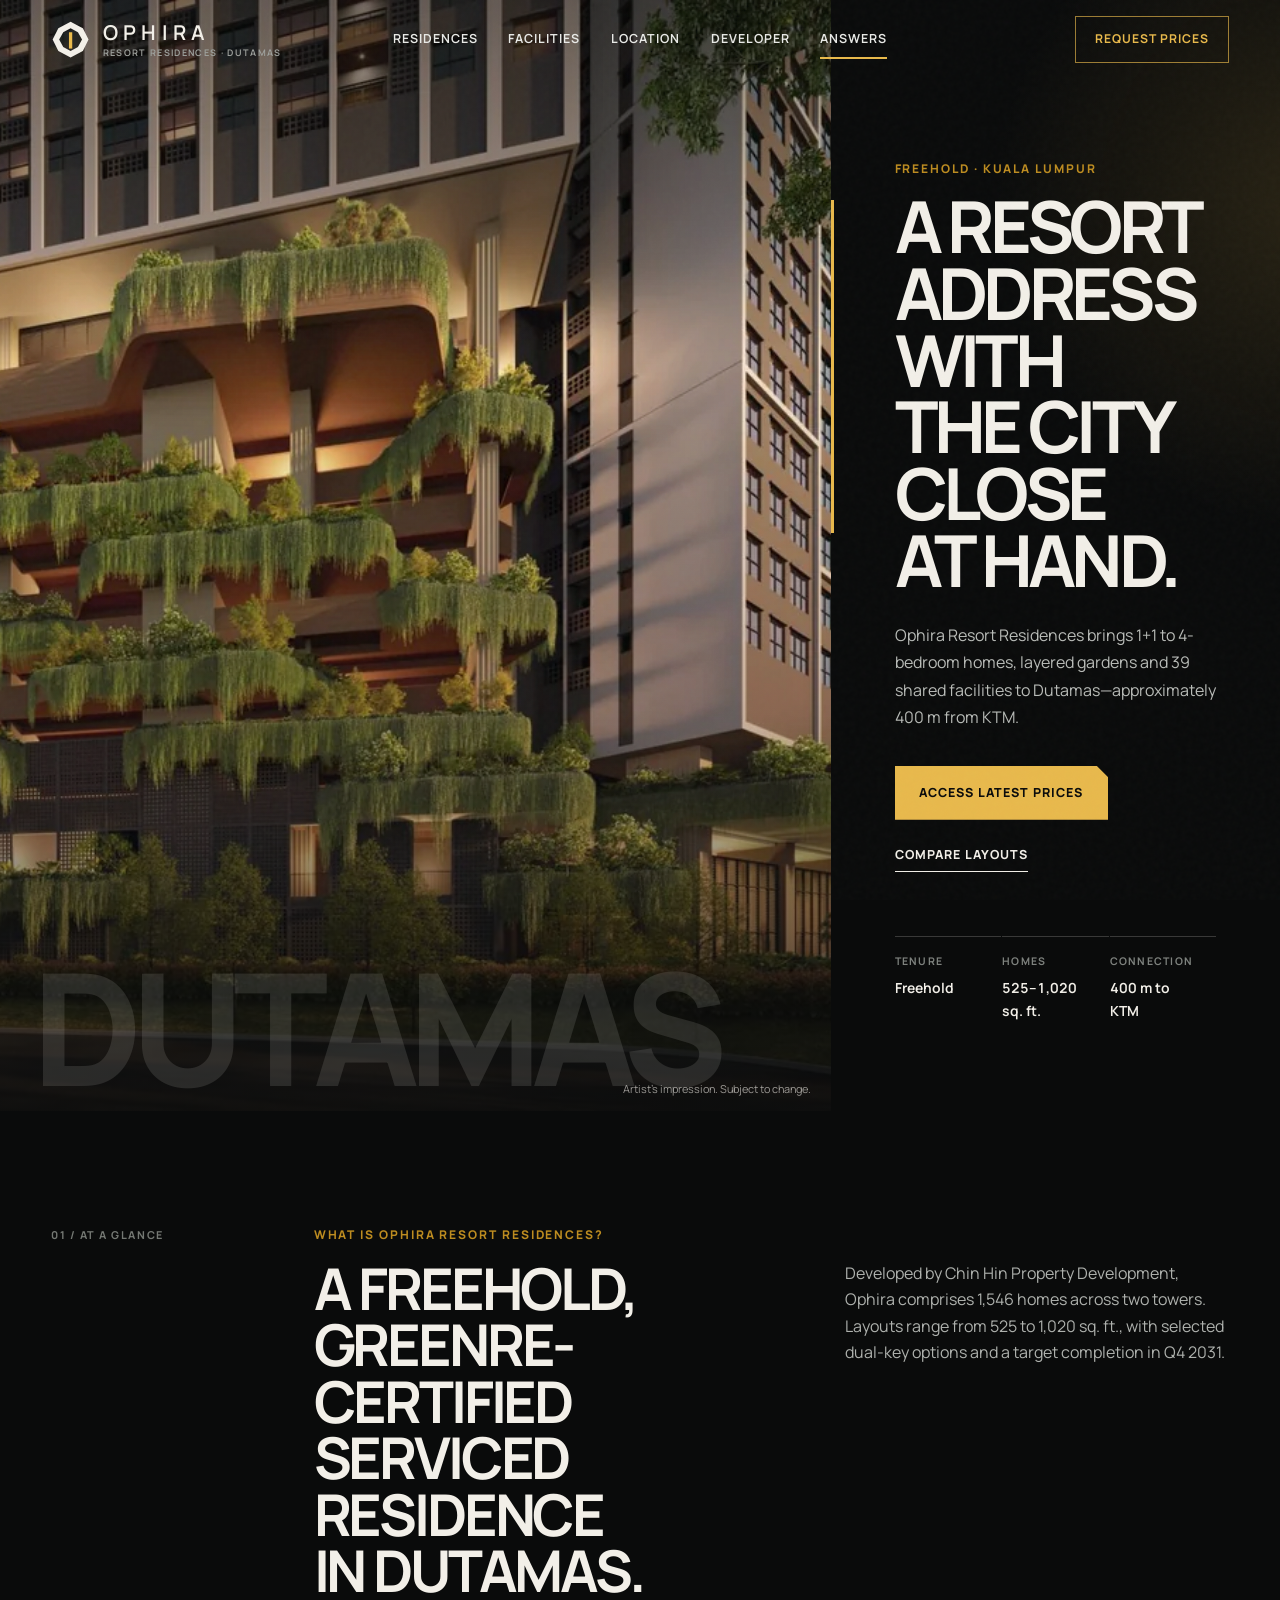
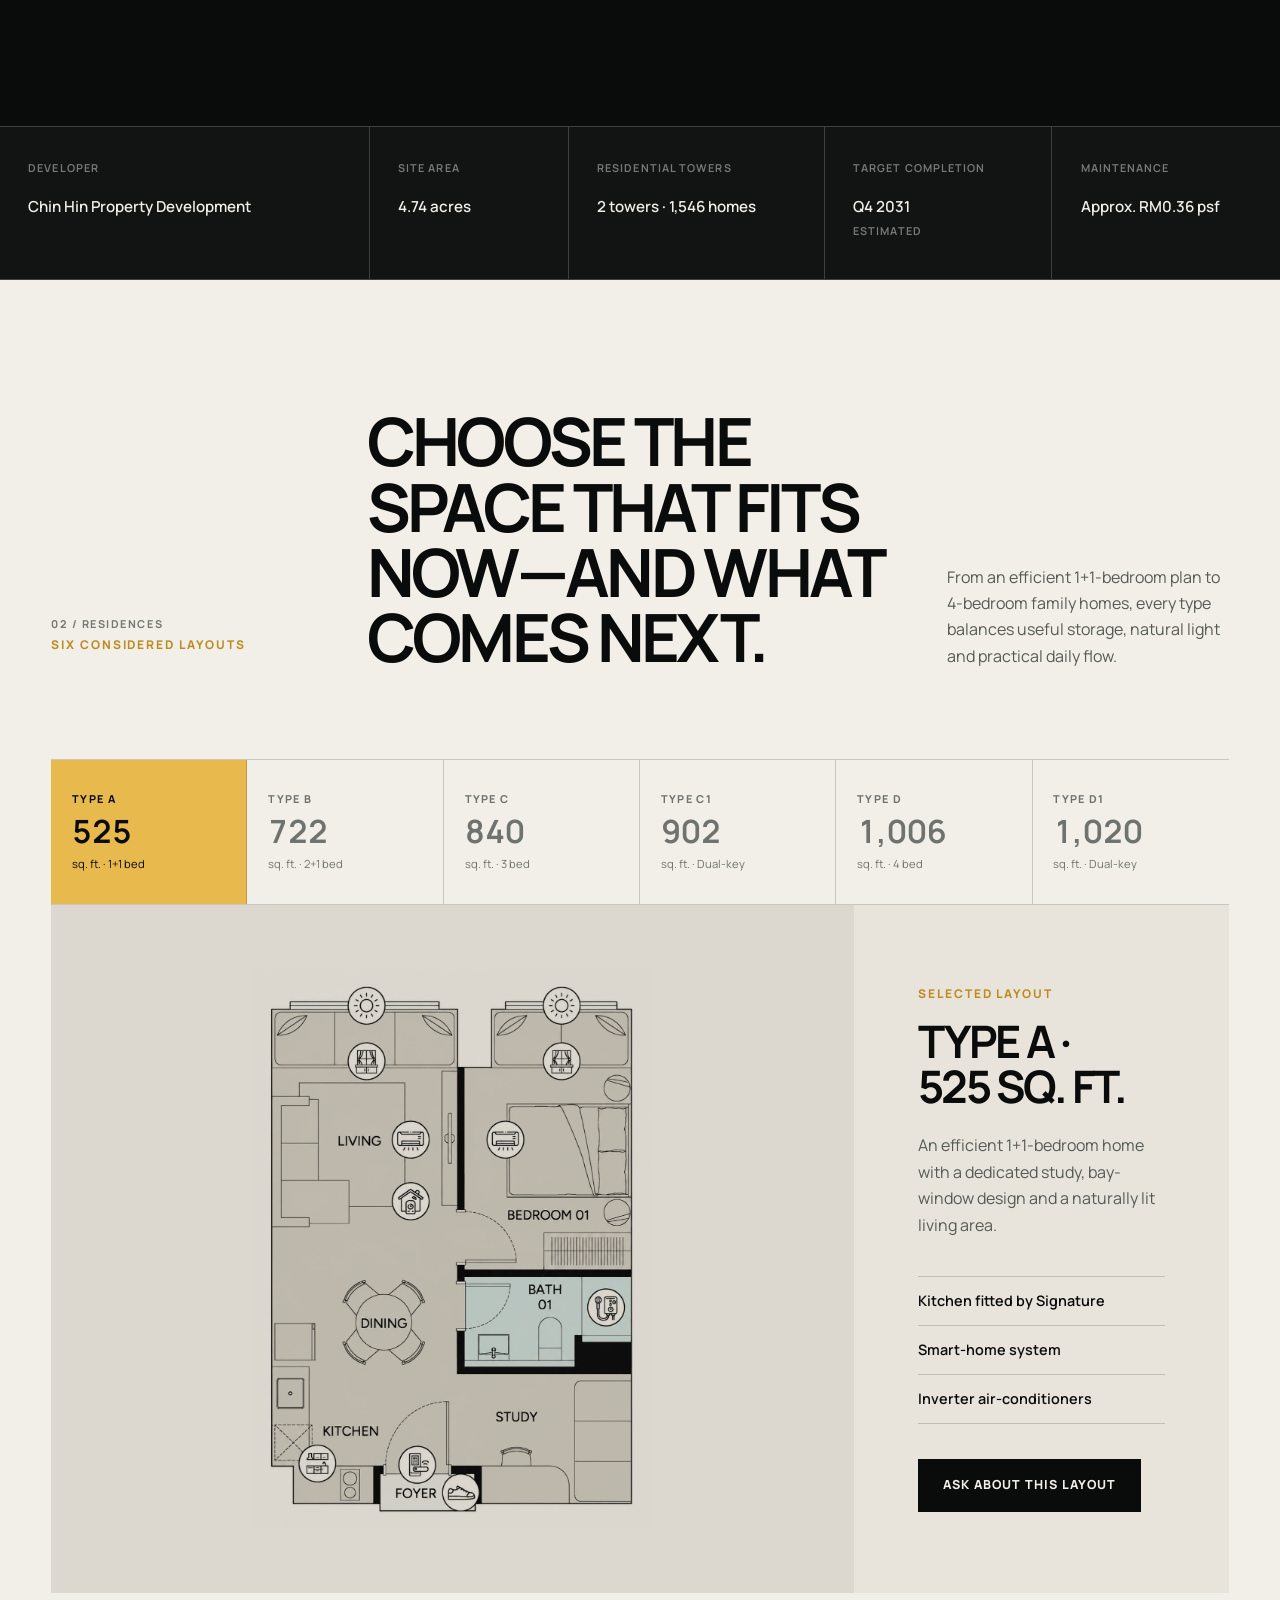
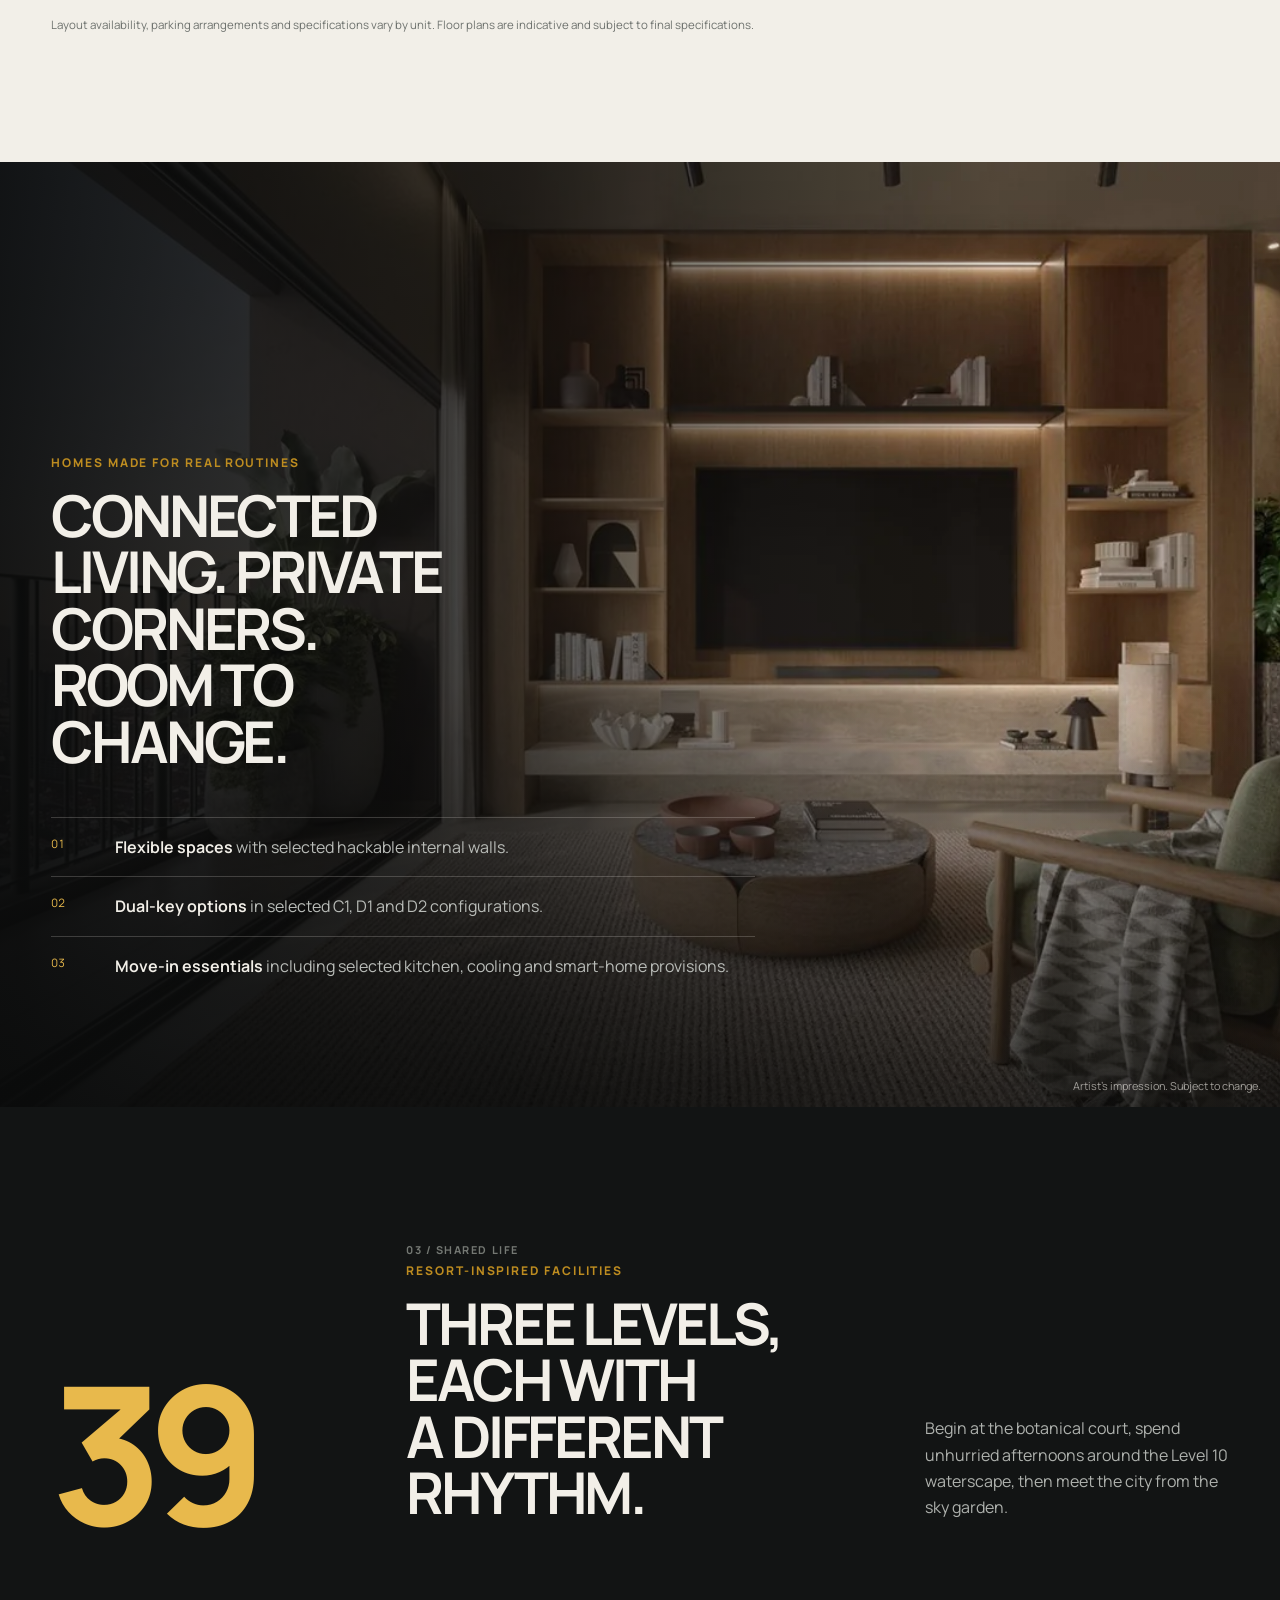
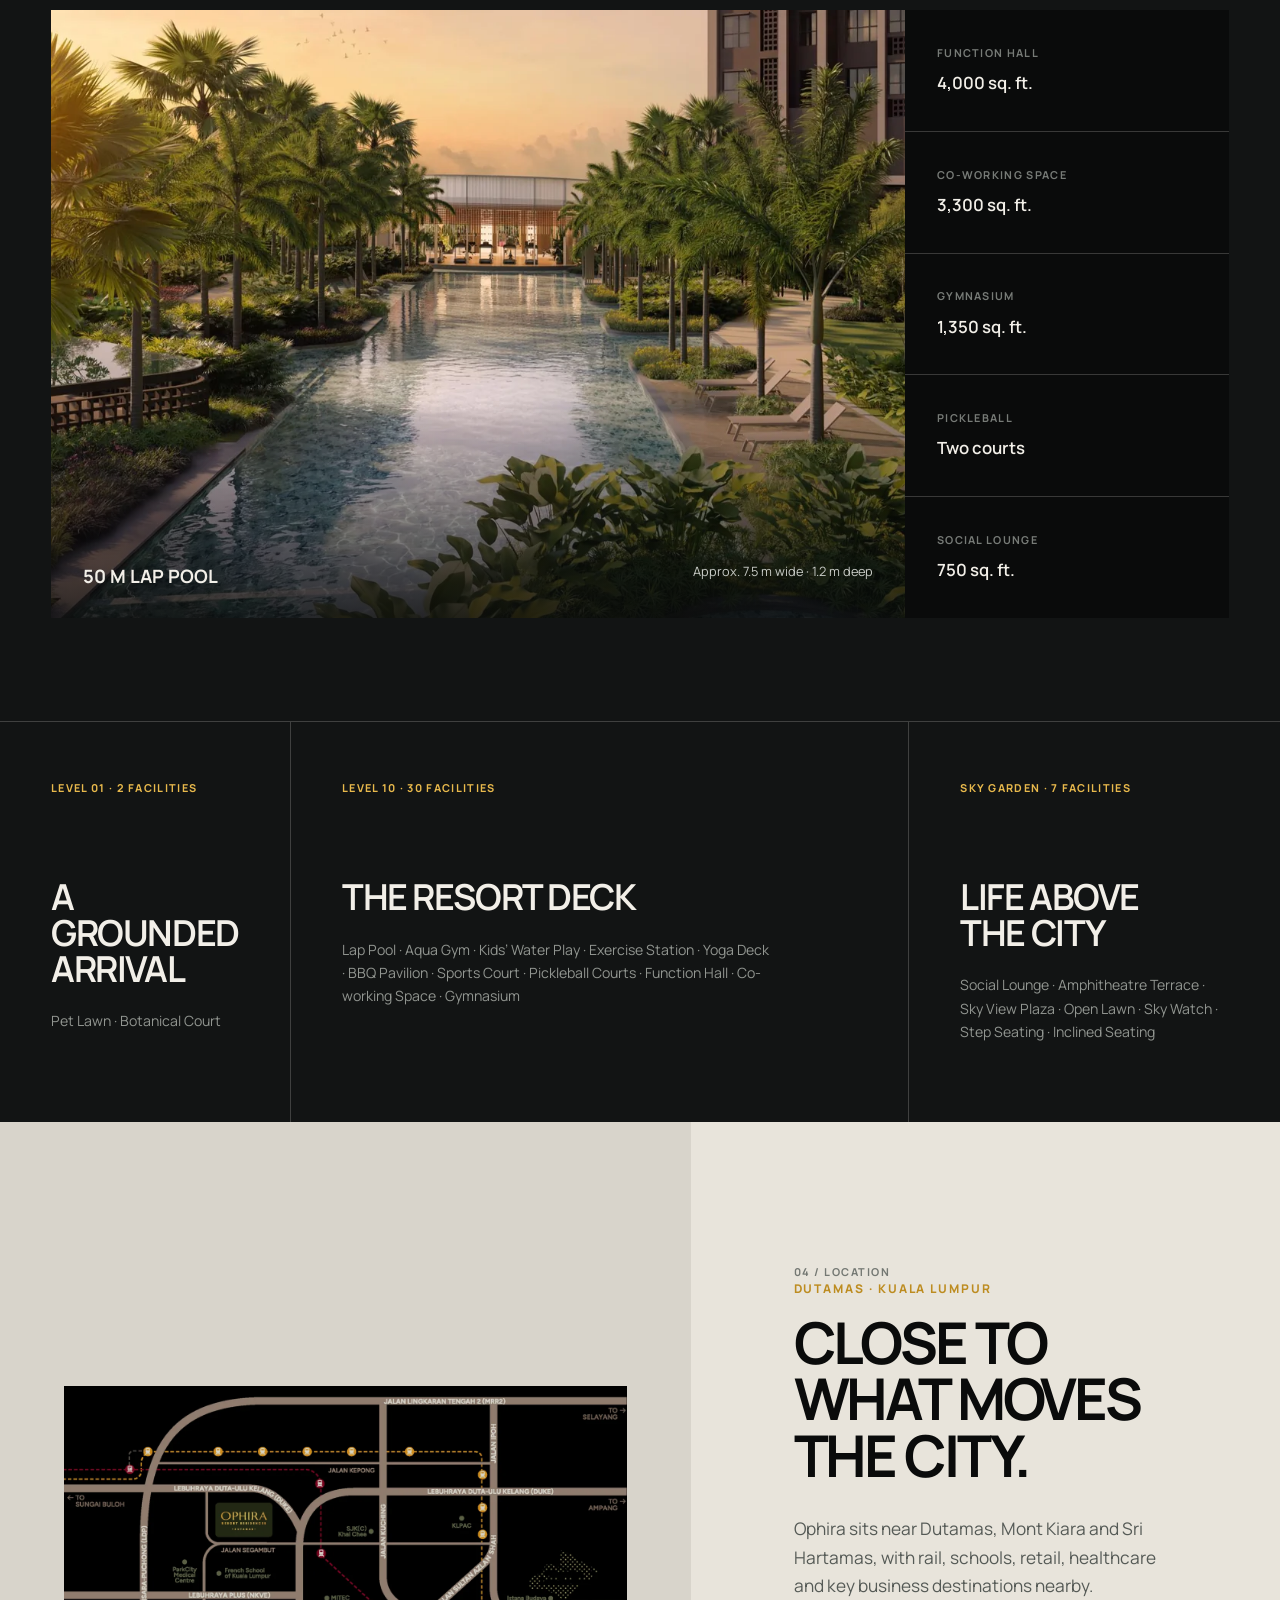
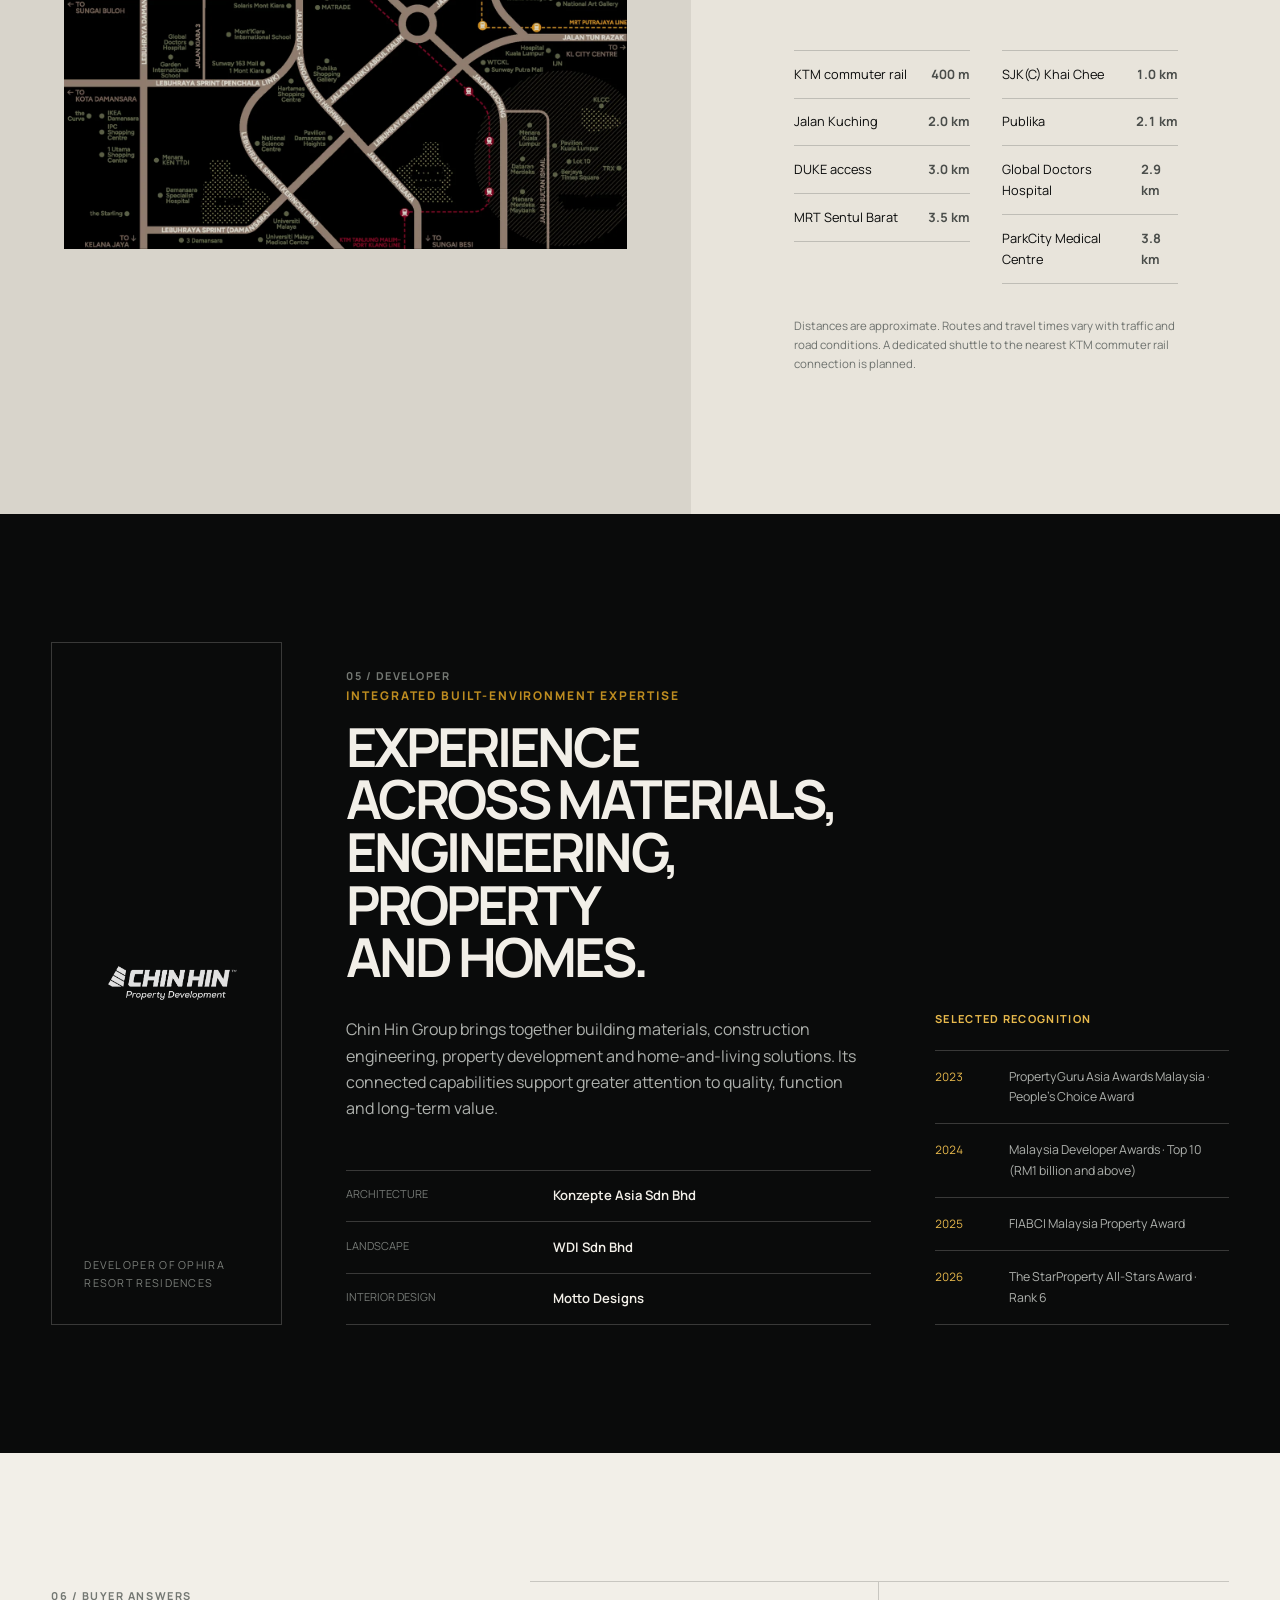
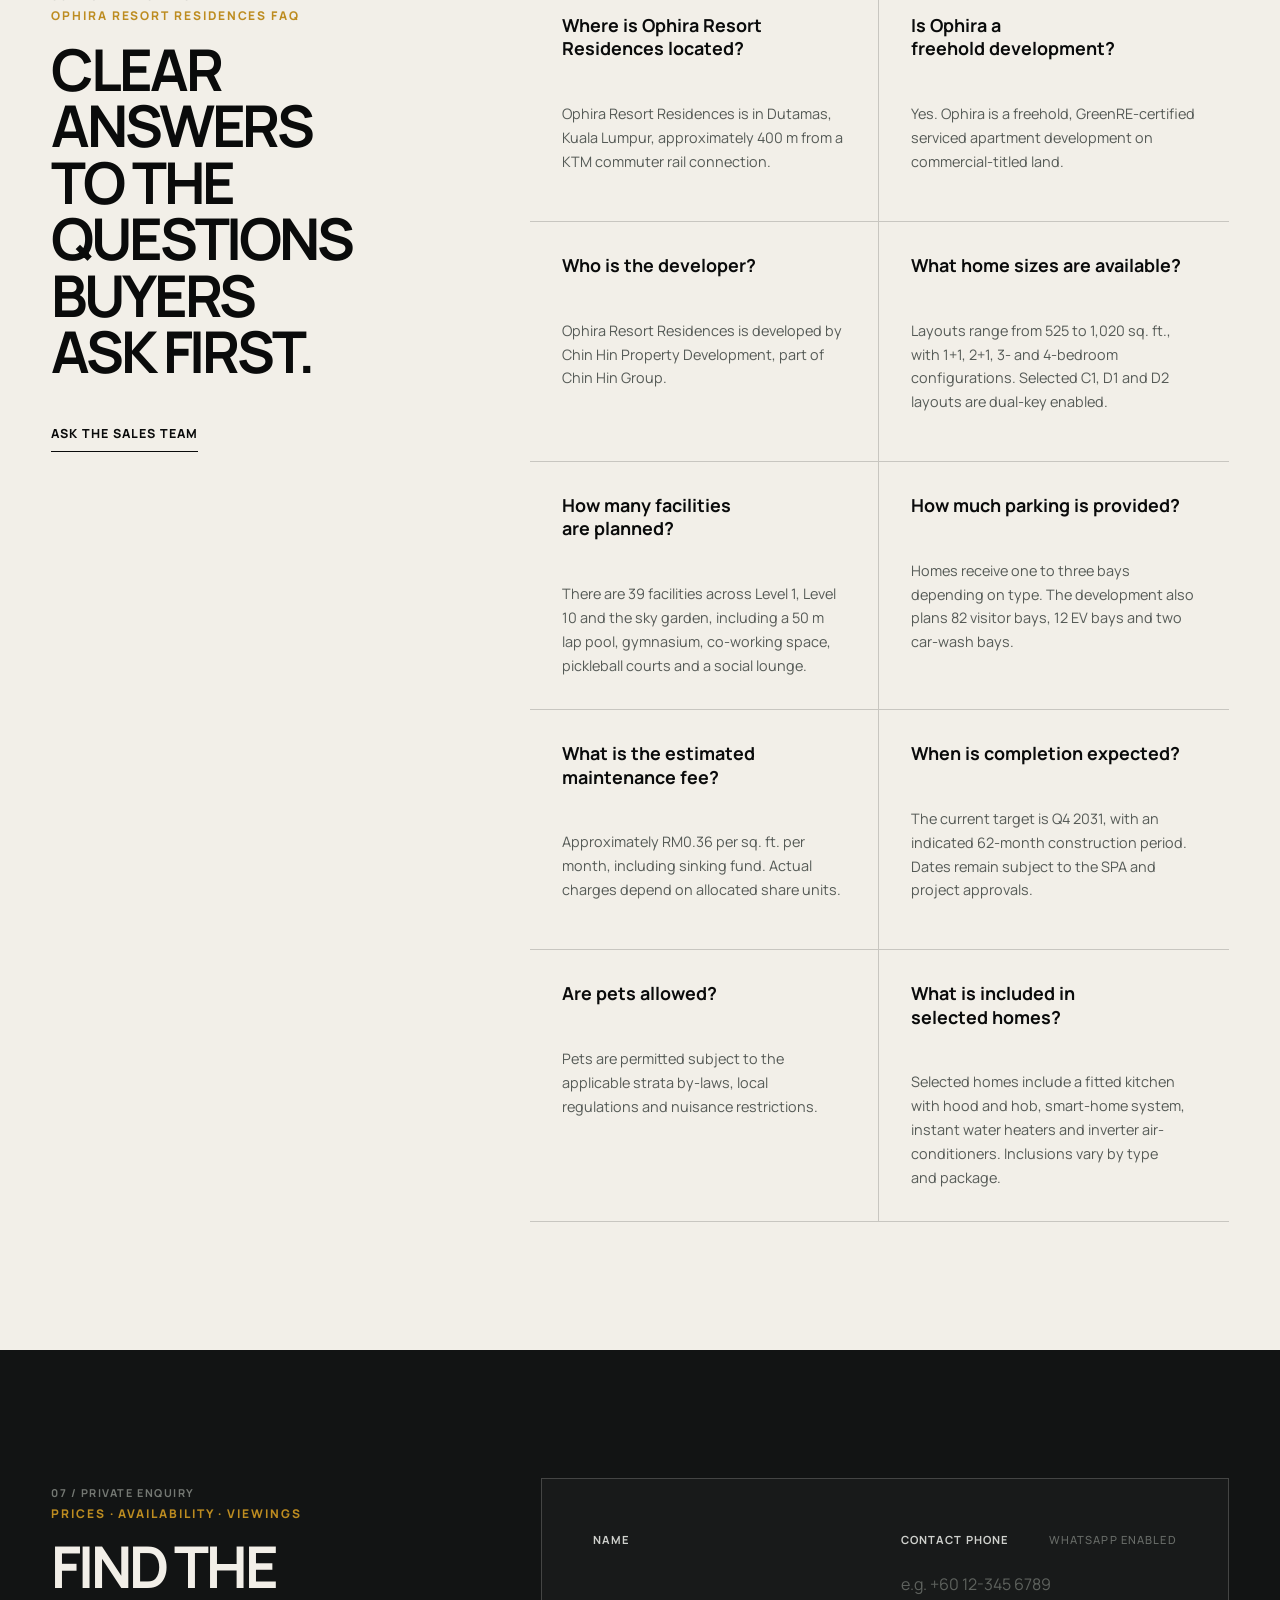
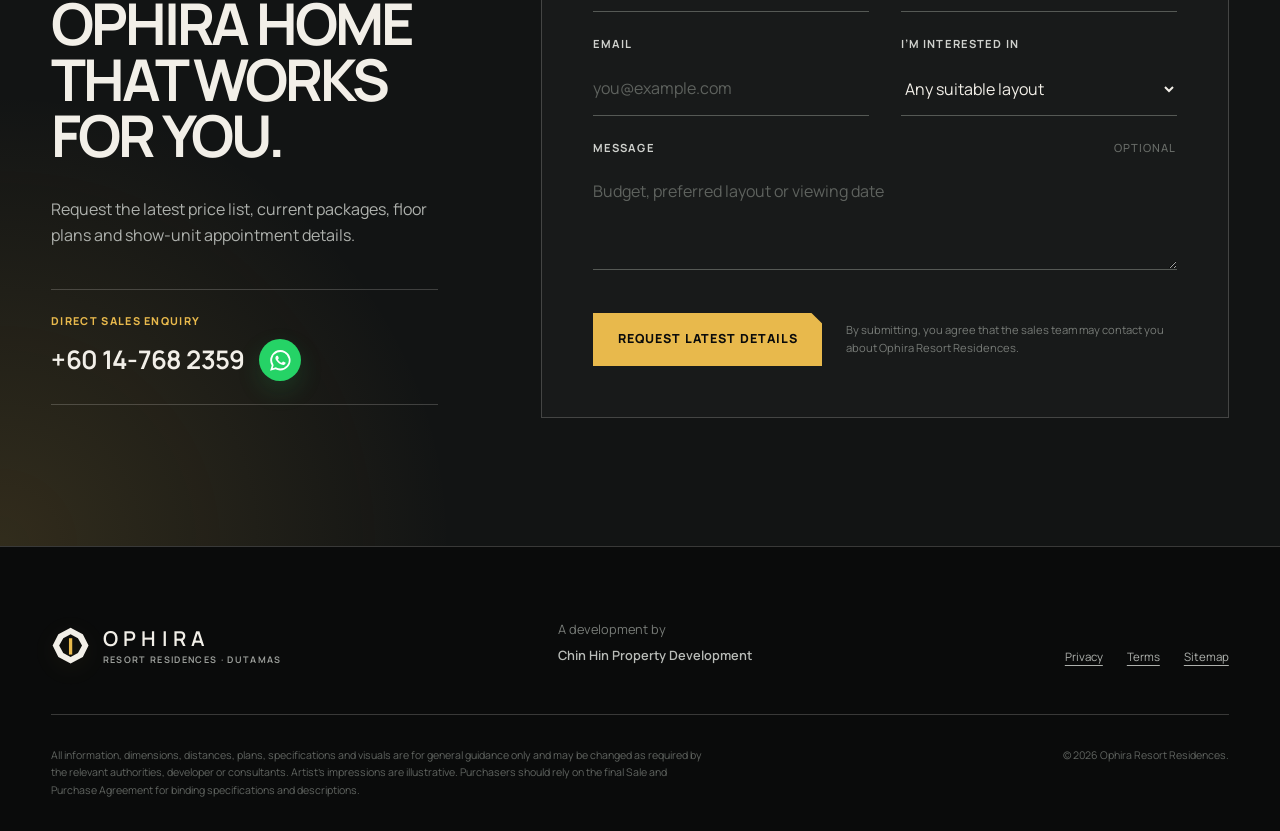
<file: index.html>
<!doctype html>
<html lang="en-MY">
<head>
  <meta charset="utf-8">
  <meta name="viewport" content="width=device-width, initial-scale=1">
  <title>Ophira Resort Residences Dutamas | Freehold Homes</title>
  <meta name="description" content="Explore Ophira Resort Residences in Dutamas, Kuala Lumpur: freehold 1+1 to 4-bedroom homes, selected dual-key layouts, 39 facilities and KTM approximately 400 m away.">
  <meta name="robots" content="index, follow, max-image-preview:large, max-snippet:-1, max-video-preview:-1">
  <meta name="author" content="Ophira Resort Residences">
  <meta name="theme-color" content="#0a0b0b">
  <link rel="canonical" href="https://www.ophira-dutamas.com/">
  <link rel="alternate" hreflang="en-MY" href="https://www.ophira-dutamas.com/">
  <link rel="alternate" hreflang="x-default" href="https://www.ophira-dutamas.com/">
  <link rel="sitemap" type="application/xml" href="https://www.ophira-dutamas.com/sitemap.xml">
  <link rel="alternate" type="text/plain" href="https://www.ophira-dutamas.com/llms.txt" title="AI-readable Ophira project summary">
  <meta property="og:locale" content="en_MY">
  <meta property="og:type" content="website">
  <meta property="og:site_name" content="Ophira Resort Residences, Dutamas">
  <meta property="og:title" content="Ophira Resort Residences, Dutamas | Freehold Homes">
  <meta property="og:description" content="Freehold 1+1 to 4-bedroom homes with selected dual-key layouts, 39 facilities and a KTM connection approximately 400 m away.">
  <meta property="og:url" content="https://www.ophira-dutamas.com/">
  <meta name="twitter:card" content="summary">
  <meta name="twitter:title" content="Ophira Resort Residences, Dutamas">
  <meta name="twitter:description" content="Freehold 1+1 to 4-bedroom homes, 39 resort-inspired facilities and KTM approximately 400 m away.">
  <link rel="preload" as="image" href="assets/facade-1400.webp" imagesrcset="assets/facade-720.webp 720w, assets/facade-1400.webp 1400w" imagesizes="(max-width: 800px) 100vw, 64vw" fetchpriority="high">
  <link rel="preload" as="font" href="assets/manrope-latin-variable.woff2" type="font/woff2" crossorigin>
  <link rel="icon" type="image/svg+xml" href="assets/favicon.svg?v=2">
  <link rel="apple-touch-icon" href="assets/apple-touch-icon.png?v=2">
  <link rel="manifest" href="site.webmanifest?v=2">
  <link rel="stylesheet" href="styles.css?v=7">
  <script type="application/ld+json">
  {
    "@context": "https://schema.org",
    "@graph": [
      {
        "@type": "WebSite",
        "@id": "https://www.ophira-dutamas.com/#website",
        "url": "https://www.ophira-dutamas.com/",
        "name": "Ophira Resort Residences, Dutamas",
        "alternateName": ["Ophira Dutamas", "Ophira Resort Residences"],
        "inLanguage": "en-MY"
      },
      {
        "@type": "WebPage",
        "@id": "https://www.ophira-dutamas.com/#webpage",
        "url": "https://www.ophira-dutamas.com/",
        "name": "Ophira Resort Residences Dutamas | Freehold Homes",
        "description": "Ophira Resort Residences is a freehold development in Dutamas, Kuala Lumpur, with 1+1 to 4-bedroom homes, selected dual-key layouts and 39 resort-inspired facilities.",
        "isPartOf": { "@id": "https://www.ophira-dutamas.com/#website" },
        "about": { "@id": "https://www.ophira-dutamas.com/#residences" },
        "breadcrumb": { "@id": "https://www.ophira-dutamas.com/#breadcrumb" },
        "speakable": {
          "@type": "SpeakableSpecification",
          "cssSelector": ["#quick-answer", "#project-facts", "#faq"]
        },
        "inLanguage": "en-MY"
      },
      {
        "@type": "BreadcrumbList",
        "@id": "https://www.ophira-dutamas.com/#breadcrumb",
        "itemListElement": [
          { "@type": "ListItem", "position": 1, "name": "Home", "item": "https://www.ophira-dutamas.com/" },
          { "@type": "ListItem", "position": 2, "name": "Ophira Resort Residences, Dutamas" }
        ]
      },
      {
        "@type": "ApartmentComplex",
        "@id": "https://www.ophira-dutamas.com/#residences",
        "name": "Ophira Resort Residences",
        "alternateName": "Ophira Resort Residences, Dutamas",
        "url": "https://www.ophira-dutamas.com/",
        "description": "A freehold, GreenRE-certified serviced apartment development in Dutamas, Kuala Lumpur, offering homes from 525 to 1,020 sq. ft. and 39 resort-inspired facilities.",
        "address": {
          "@type": "PostalAddress",
          "addressLocality": "Dutamas",
          "addressRegion": "Kuala Lumpur",
          "addressCountry": "MY"
        },
        "amenityFeature": [
          { "@type": "LocationFeatureSpecification", "name": "50 m lap pool", "value": true },
          { "@type": "LocationFeatureSpecification", "name": "Sky garden", "value": true },
          { "@type": "LocationFeatureSpecification", "name": "Co-working space", "value": true },
          { "@type": "LocationFeatureSpecification", "name": "Pickleball courts", "value": true },
          { "@type": "LocationFeatureSpecification", "name": "Smart-home system in selected homes", "value": true }
        ],
        "additionalProperty": [
          { "@type": "PropertyValue", "name": "Developer", "value": "Chin Hin Property Development" },
          { "@type": "PropertyValue", "name": "Tenure", "value": "Freehold" },
          { "@type": "PropertyValue", "name": "Development type", "value": "Serviced apartments" },
          { "@type": "PropertyValue", "name": "Home sizes", "value": "525–1,020 sq. ft." },
          { "@type": "PropertyValue", "name": "Home configurations", "value": "1+1 to 4 bedrooms" },
          { "@type": "PropertyValue", "name": "Number of homes", "value": "1,546 across two towers" },
          { "@type": "PropertyValue", "name": "Dual-key layouts", "value": "Available in selected layouts" },
          { "@type": "PropertyValue", "name": "Nearest KTM connection", "value": "Approximately 400 m away" },
          { "@type": "PropertyValue", "name": "Target completion", "value": "Q4 2031 (estimated)" }
        ]
      },
      {
        "@type": "Organization",
        "@id": "https://www.ophira-dutamas.com/#developer",
        "name": "Chin Hin Property Development",
        "url": "https://ophira-dutamas.com/"
      },
      {
        "@type": "FAQPage",
        "@id": "https://www.ophira-dutamas.com/#faq-schema",
        "mainEntity": [
          { "@type": "Question", "name": "Where is Ophira Resort Residences located?", "acceptedAnswer": { "@type": "Answer", "text": "Ophira Resort Residences is in Dutamas, Kuala Lumpur, approximately 400 m from a KTM commuter rail connection." } },
          { "@type": "Question", "name": "Is Ophira a freehold development?", "acceptedAnswer": { "@type": "Answer", "text": "Yes. Ophira is a freehold, GreenRE-certified serviced apartment development on commercial-titled land." } },
          { "@type": "Question", "name": "Who is the developer of Ophira Resort Residences?", "acceptedAnswer": { "@type": "Answer", "text": "Ophira Resort Residences is developed by Chin Hin Property Development, part of Chin Hin Group." } },
          { "@type": "Question", "name": "What unit sizes are available at Ophira?", "acceptedAnswer": { "@type": "Answer", "text": "Layouts range from 525 to 1,020 sq. ft., with 1+1, 2+1, 3- and 4-bedroom configurations. Selected layouts are dual-key enabled." } },
          { "@type": "Question", "name": "How many facilities does Ophira provide?", "acceptedAnswer": { "@type": "Answer", "text": "Ophira provides 39 facilities across Level 1, Level 10 and the sky garden, including a 50 m lap pool, gymnasium, co-working space, sports courts, family spaces and a social lounge." } },
          { "@type": "Question", "name": "When is Ophira expected to be completed?", "acceptedAnswer": { "@type": "Answer", "text": "The current estimated target completion is Q4 2031, subject to the sale and purchase agreement and project approvals." } },
          { "@type": "Question", "name": "What is the estimated maintenance fee?", "acceptedAnswer": { "@type": "Answer", "text": "The estimated maintenance fee is approximately RM0.36 per sq. ft. per month, including sinking fund. Actual charges depend on allocated share units." } }
        ]
      }
    ]
  }
  </script>
</head>
<body>
  <a class="skip-link" href="#main">Skip to main content</a>

  <header class="site-header" data-header>
    <a class="brand" href="#top" aria-label="Ophira Resort Residences home">
      <svg class="brand-mark" viewBox="0 0 48 48" aria-hidden="true" focusable="false">
        <path class="brand-mark-ring" fill-rule="evenodd" d="M24 2 39 10l7 14-7 14-15 8-15-8-7-14 7-14 15-8Zm0 8-9 5-5 9 5 9 9 5 9-5 5-9-5-9-9-5Z"/>
        <path class="brand-mark-gate" d="M22 15h4v20h-4z"/>
      </svg>
      <span class="brand-lockup"><span class="brand-name">OPHIRA</span><span class="brand-meta">Resort Residences · Dutamas</span></span>
    </a>
    <nav class="desktop-nav" aria-label="Primary navigation">
      <a href="#residences">Residences</a>
      <a href="#facilities">Facilities</a>
      <a href="#location">Location</a>
      <a href="#developer">Developer</a>
      <a href="#faq">Answers</a>
    </nav>
    <a class="header-cta" href="#enquire" data-form-interest="Pricing &amp; availability">Request prices</a>
    <button class="menu-toggle" type="button" aria-label="Open navigation" aria-expanded="false" aria-controls="mobile-nav" data-menu-button>
      <span></span><span></span>
    </button>
    <nav class="mobile-nav" id="mobile-nav" aria-label="Mobile navigation" data-mobile-nav>
      <a href="#residences">Residences</a><a href="#facilities">Facilities</a><a href="#location">Location</a><a href="#developer">Developer</a><a href="#faq">Answers</a><a href="#enquire" data-form-interest="Pricing &amp; availability">Request prices</a>
    </nav>
  </header>

  <main id="main">
    <section class="hero" id="top" aria-labelledby="hero-title">
      <div class="hero-visual">
        <picture>
          <source media="(max-width: 760px)" srcset="assets/facade-720.webp">
          <img src="assets/facade-1400.webp" width="1400" height="787" alt="Artist's impression of Ophira Resort Residences with landscaped terraces in Dutamas" fetchpriority="high" decoding="async">
        </picture>
        <p class="image-disclaimer">Artist’s impression. Subject to change.</p>
        <span class="hero-word" aria-hidden="true">DUTAMAS</span>
      </div>
      <div class="hero-panel">
        <p class="kicker">Freehold · Kuala Lumpur</p>
        <h1 id="hero-title">A resort address with the city close at hand.</h1>
        <p class="hero-summary">Ophira Resort Residences brings 1+1 to 4-bedroom homes, layered gardens and 39 shared facilities to Dutamas—approximately 400 m from KTM.</p>
        <div class="hero-actions">
          <a class="button button-accent" href="#enquire" data-form-interest="Pricing &amp; availability">Access latest prices</a>
          <a class="text-link light" href="#residences">Compare layouts</a>
        </div>
        <dl class="hero-facts" aria-label="Ophira project highlights">
          <div><dt>Tenure</dt><dd>Freehold</dd></div>
          <div><dt>Homes</dt><dd>525–1,020 sq. ft.</dd></div>
          <div><dt>Connection</dt><dd>400 m to KTM</dd></div>
        </dl>
      </div>
    </section>

    <section class="answer-band" id="quick-answer" aria-labelledby="answer-title">
      <div class="section-index">01 / At a glance</div>
      <div class="answer-copy">
        <p class="kicker">What is Ophira Resort Residences?</p>
        <h2 id="answer-title">A freehold, GreenRE-certified serviced residence in Dutamas.</h2>
      </div>
      <p>Developed by Chin Hin Property Development, Ophira comprises 1,546 homes across two towers. Layouts range from 525 to 1,020 sq. ft., with selected dual-key options and a target completion in Q4 2031.</p>
    </section>

    <section class="project-ledger" id="project-facts" aria-label="Verified project facts">
      <div><span>Developer</span><strong>Chin Hin Property Development</strong></div>
      <div><span>Site area</span><strong>4.74 acres</strong></div>
      <div><span>Residential towers</span><strong>2 towers · 1,546 homes</strong></div>
      <div><span>Target completion</span><strong>Q4 2031 <small>estimated</small></strong></div>
      <div><span>Maintenance</span><strong>Approx. RM0.36 psf</strong></div>
    </section>

    <section class="residences section" id="residences" aria-labelledby="residences-title">
      <div class="section-head" data-reveal>
        <div><span class="section-index">02 / Residences</span><p class="kicker">Six considered layouts</p></div>
        <h2 id="residences-title">Choose the space that fits now—and what comes next.</h2>
        <p>From an efficient 1+1-bedroom plan to 4-bedroom family homes, every type balances useful storage, natural light and practical daily flow.</p>
      </div>
      <div class="plan-explorer" data-reveal>
        <p class="plan-scroll-hint" id="plan-scroll-hint"><span aria-hidden="true">→</span> Slide right to view more layouts</p>
        <div class="plan-tabs" role="tablist" aria-label="Residence layouts" aria-describedby="plan-scroll-hint">
          <button id="plan-tab-a" type="button" role="tab" aria-selected="true" aria-controls="plan-panel" data-plan="a"><span>Type A</span><strong>525</strong><small>sq. ft. · 1+1 bed</small></button>
          <button id="plan-tab-b" type="button" role="tab" aria-selected="false" aria-controls="plan-panel" data-plan="b"><span>Type B</span><strong>722</strong><small>sq. ft. · 2+1 bed</small></button>
          <button id="plan-tab-c" type="button" role="tab" aria-selected="false" aria-controls="plan-panel" data-plan="c"><span>Type C</span><strong>840</strong><small>sq. ft. · 3 bed</small></button>
          <button id="plan-tab-c1" type="button" role="tab" aria-selected="false" aria-controls="plan-panel" data-plan="c1"><span>Type C1</span><strong>902</strong><small>sq. ft. · Dual-key</small></button>
          <button id="plan-tab-d" type="button" role="tab" aria-selected="false" aria-controls="plan-panel" data-plan="d"><span>Type D</span><strong>1,006</strong><small>sq. ft. · 4 bed</small></button>
          <button id="plan-tab-d1" type="button" role="tab" aria-selected="false" aria-controls="plan-panel" data-plan="d1"><span>Type D1</span><strong>1,020</strong><small>sq. ft. · Dual-key</small></button>
        </div>
        <article class="plan-panel" id="plan-panel" role="tabpanel" aria-labelledby="plan-tab-a">
          <div class="plan-image-wrap">
            <img data-plan-image data-plan-key="a" src="assets/plan-a-white-1400.webp" srcset="assets/plan-a-white-720.webp 720w, assets/plan-a-white-1400.webp 1400w" sizes="(max-width: 900px) 100vw, 58vw" width="1058" height="1487" alt="Type A 525 square foot floor plan at Ophira Resort Residences" loading="lazy" decoding="async">
          </div>
          <div class="plan-copy">
            <p class="kicker">Selected layout</p>
            <h3 data-plan-title>Type A · 525 sq. ft.</h3>
            <p data-plan-description>An efficient 1+1-bedroom home with a dedicated study, bay-window design and a naturally lit living area.</p>
            <ul data-plan-features><li>Kitchen fitted by Signature</li><li>Smart-home system</li><li>Inverter air-conditioners</li></ul>
            <a class="button button-dark" href="#enquire" data-form-interest="Type A · 525 sq. ft.">Ask about this layout</a>
          </div>
        </article>
      </div>
      <p class="fine-print">Layout availability, parking arrangements and specifications vary by unit. Floor plans are indicative and subject to final specifications.</p>
    </section>

    <section class="living-film" aria-labelledby="living-title">
      <picture>
        <source media="(max-width: 760px)" srcset="assets/interior-720.webp">
        <img src="assets/interior-1400.webp" width="1400" height="789" alt="Artist's impression of a warm contemporary living area with balcony at Ophira" loading="lazy" decoding="async">
      </picture>
      <div class="living-copy" data-reveal>
        <p class="kicker">Homes made for real routines</p>
        <h2 id="living-title">Connected living. Private corners. Room to change.</h2>
        <div class="feature-lines">
          <div><span>01</span><p><strong>Flexible spaces</strong> with selected hackable internal walls.</p></div>
          <div><span>02</span><p><strong>Dual-key options</strong> in selected C1, D1 and D2 configurations.</p></div>
          <div><span>03</span><p><strong>Move-in essentials</strong> including selected kitchen, cooling and smart-home provisions.</p></div>
        </div>
      </div>
      <p class="image-disclaimer">Artist’s impression. Subject to change.</p>
    </section>

    <section class="facilities section" id="facilities" aria-labelledby="facilities-title">
      <div class="facility-intro" data-reveal>
        <span class="facility-number">39</span>
        <div><span class="section-index">03 / Shared life</span><p class="kicker">Resort-inspired facilities</p><h2 id="facilities-title">Three levels, each with a different rhythm.</h2></div>
        <p>Begin at the botanical court, spend unhurried afternoons around the Level 10 waterscape, then meet the city from the sky garden.</p>
      </div>
      <div class="facility-stage" data-reveal>
        <figure>
          <picture><source media="(max-width: 760px)" srcset="assets/pool-720.webp"><img src="assets/pool-1400.webp" width="1400" height="796" alt="Artist's impression of the 50 metre lap pool at Ophira Resort Residences" loading="lazy" decoding="async"></picture>
          <figcaption><strong>50 m lap pool</strong><span>Approx. 7.5 m wide · 1.2 m deep</span></figcaption>
        </figure>
        <div class="facility-specs">
          <div><span>Function hall</span><strong>4,000 sq. ft.</strong></div>
          <div><span>Co-working space</span><strong>3,300 sq. ft.</strong></div>
          <div><span>Gymnasium</span><strong>1,350 sq. ft.</strong></div>
          <div><span>Pickleball</span><strong>Two courts</strong></div>
          <div><span>Social lounge</span><strong>750 sq. ft.</strong></div>
        </div>
      </div>
      <div class="facility-levels">
        <article><span>Level 01 · 2 facilities</span><h3>A grounded arrival</h3><p>Pet Lawn · Botanical Court</p></article>
        <article><span>Level 10 · 30 facilities</span><h3>The resort deck</h3><p>Lap Pool · Aqua Gym · Kids’ Water Play · Exercise Station · Yoga Deck · BBQ Pavilion · Sports Court · Pickleball Courts · Function Hall · Co-working Space · Gymnasium</p></article>
        <article><span>Sky Garden · 7 facilities</span><h3>Life above the city</h3><p>Social Lounge · Amphitheatre Terrace · Sky View Plaza · Open Lawn · Sky Watch · Step Seating · Inclined Seating</p></article>
      </div>
    </section>

    <section class="location section" id="location" aria-labelledby="location-title">
      <div class="location-map" data-reveal>
        <picture><source media="(max-width: 760px)" srcset="assets/location-map-720.webp"><img src="assets/location-map-1400.webp" width="1400" height="1150" alt="Location map showing Ophira near Dutamas, Mont Kiara, roads, rail, schools and retail destinations" loading="lazy" decoding="async"></picture>
      </div>
      <div class="location-copy" data-reveal>
        <span class="section-index">04 / Location</span>
        <p class="kicker">Dutamas · Kuala Lumpur</p>
        <h2 id="location-title">Close to what moves the city.</h2>
        <p>Ophira sits near Dutamas, Mont Kiara and Sri Hartamas, with rail, schools, retail, healthcare and key business destinations nearby.</p>
        <div class="distance-columns">
          <ul><li><span>KTM commuter rail</span><strong>400 m</strong></li><li><span>Jalan Kuching</span><strong>2.0 km</strong></li><li><span>DUKE access</span><strong>3.0 km</strong></li><li><span>MRT Sentul Barat</span><strong>3.5 km</strong></li></ul>
          <ul><li><span>SJK(C) Khai Chee</span><strong>1.0 km</strong></li><li><span>Publika</span><strong>2.1 km</strong></li><li><span>Global Doctors Hospital</span><strong>2.9 km</strong></li><li><span>ParkCity Medical Centre</span><strong>3.8 km</strong></li></ul>
        </div>
        <p class="fine-print">Distances are approximate. Routes and travel times vary with traffic and road conditions. A dedicated shuttle to the nearest KTM commuter rail connection is planned.</p>
      </div>
    </section>

    <section class="developer section" id="developer" aria-labelledby="developer-title">
      <div class="developer-mark" data-reveal><img src="assets/chin-hin-property-logo.png" width="565" height="288" alt="Chin Hin Property Development" loading="lazy" decoding="async"><span>Developer of Ophira Resort Residences</span></div>
      <div class="developer-copy" data-reveal>
        <span class="section-index">05 / Developer</span>
        <p class="kicker">Integrated built-environment expertise</p>
        <h2 id="developer-title">Experience across materials, engineering, property and homes.</h2>
        <p>Chin Hin Group brings together building materials, construction engineering, property development and home-and-living solutions. Its connected capabilities support greater attention to quality, function and long-term value.</p>
        <div class="design-team"><div><span>Architecture</span><strong>Konzepte Asia Sdn Bhd</strong></div><div><span>Landscape</span><strong>WDI Sdn Bhd</strong></div><div><span>Interior design</span><strong>Motto Designs</strong></div></div>
      </div>
      <aside class="recognition" data-reveal><span>Selected recognition</span><ul><li><time>2023</time><p>PropertyGuru Asia Awards Malaysia · People’s Choice Award</p></li><li><time>2024</time><p>Malaysia Developer Awards · Top 10 (RM1 billion and above)</p></li><li><time>2025</time><p>FIABCI Malaysia Property Award</p></li><li><time>2026</time><p>The StarProperty All-Stars Award · Rank 6</p></li></ul></aside>
    </section>

    <section class="faq section" id="faq" aria-labelledby="faq-title">
      <div class="faq-heading" data-reveal><span class="section-index">06 / Buyer answers</span><p class="kicker">Ophira Resort Residences FAQ</p><h2 id="faq-title">Clear answers to the questions buyers ask first.</h2><a class="text-link" href="#enquire" data-form-interest="Latest project details">Ask the sales team</a></div>
      <div class="faq-answers">
        <article><h3>Where is Ophira Resort Residences located?</h3><p>Ophira Resort Residences is in Dutamas, Kuala Lumpur, approximately 400 m from a KTM commuter rail connection.</p></article>
        <article><h3>Is Ophira a freehold development?</h3><p>Yes. Ophira is a freehold, GreenRE-certified serviced apartment development on commercial-titled land.</p></article>
        <article><h3>Who is the developer?</h3><p>Ophira Resort Residences is developed by Chin Hin Property Development, part of Chin Hin Group.</p></article>
        <article><h3>What home sizes are available?</h3><p>Layouts range from 525 to 1,020 sq. ft., with 1+1, 2+1, 3- and 4-bedroom configurations. Selected C1, D1 and D2 layouts are dual-key enabled.</p></article>
        <article><h3>How many facilities are planned?</h3><p>There are 39 facilities across Level 1, Level 10 and the sky garden, including a 50 m lap pool, gymnasium, co-working space, pickleball courts and a social lounge.</p></article>
        <article><h3>How much parking is provided?</h3><p>Homes receive one to three bays depending on type. The development also plans 82 visitor bays, 12 EV bays and two car-wash bays.</p></article>
        <article><h3>What is the estimated maintenance fee?</h3><p>Approximately RM0.36 per sq. ft. per month, including sinking fund. Actual charges depend on allocated share units.</p></article>
        <article><h3>When is completion expected?</h3><p>The current target is Q4 2031, with an indicated 62-month construction period. Dates remain subject to the SPA and project approvals.</p></article>
        <article><h3>Are pets allowed?</h3><p>Pets are permitted subject to the applicable strata by-laws, local regulations and nuisance restrictions.</p></article>
        <article><h3>What is included in selected homes?</h3><p>Selected homes include a fitted kitchen with hood and hob, smart-home system, instant water heaters and inverter air-conditioners. Inclusions vary by type and package.</p></article>
      </div>
    </section>

    <section class="enquire" id="enquire" aria-labelledby="enquire-title">
      <div class="enquire-copy" data-reveal>
        <span class="section-index">07 / Private enquiry</span>
        <p class="kicker">Prices · Availability · Viewings</p>
        <h2 id="enquire-title">Find the Ophira home that works for you.</h2>
        <p>Request the latest price list, current packages, floor plans and show-unit appointment details.</p>
        <address class="enquire-contact" aria-label="Ophira sales contact">
          <span class="enquire-contact-label">Direct sales enquiry</span>
          <a class="enquire-contact-number" href="tel:+60147682359">+60 14-768 2359</a>
          <a class="enquire-contact-whatsapp" href="https://wa.me/60147682359?text=Hi%2C%20I%27m%20interested%20in%20Ophira%20Resort%20Residences%20at%20Dutamas." target="_blank" rel="noopener noreferrer" aria-label="Message the Ophira sales team on WhatsApp"><svg viewBox="0 0 24 24" aria-hidden="true" focusable="false"><path d="M12.04 2a9.84 9.84 0 0 0-8.43 14.92L2.05 22l5.2-1.53A9.84 9.84 0 1 0 12.04 2Zm0 17.93a8.04 8.04 0 0 1-4.1-1.12l-.3-.18-3.08.9.92-3-.2-.3a8.06 8.06 0 1 1 6.76 3.7Zm4.42-6.05c-.24-.12-1.43-.7-1.65-.78-.22-.08-.38-.12-.54.12-.16.24-.62.78-.76.94-.14.16-.28.18-.52.06-.24-.12-1.02-.38-1.94-1.2-.72-.64-1.2-1.43-1.34-1.67-.14-.24-.01-.37.1-.49.11-.11.24-.28.36-.42.12-.14.16-.24.24-.4.08-.16.04-.3-.02-.42-.06-.12-.54-1.3-.74-1.78-.2-.47-.4-.4-.54-.41h-.46c-.16 0-.42.06-.64.3-.22.24-.84.82-.84 2s.86 2.32.98 2.48c.12.16 1.69 2.58 4.1 3.62.57.25 1.02.4 1.37.5.58.18 1.1.15 1.51.1.46-.07 1.43-.58 1.63-1.14.2-.56.2-1.04.14-1.14-.06-.1-.22-.16-.46-.28Z"/></svg></a>
        </address>
      </div>
      <form class="enquiry-form" data-enquiry-form data-reveal novalidate>
        <div class="form-row"><label for="name">Name</label><input id="name" name="name" autocomplete="name" required><small class="field-error">Please enter your name.</small></div>
        <div class="form-row"><label for="phone">Contact phone <span>WhatsApp enabled</span></label><input id="phone" name="phone" type="tel" inputmode="tel" autocomplete="tel" placeholder="e.g. +60 12-345 6789" pattern="[0-9+() -]{8,24}" required><small class="field-error">Please enter a valid contact phone number.</small></div>
        <div class="form-row"><label for="email">Email</label><input id="email" name="email" type="email" inputmode="email" autocomplete="email" placeholder="you@example.com" required><small class="field-error">Please enter a valid email address.</small></div>
        <div class="form-row"><label for="interest">I’m interested in</label><select id="interest" name="interest"><option>Any suitable layout</option><option>E-Brochure</option><option>Latest project details</option><option>Pricing &amp; availability</option><option>Type A · 525 sq. ft.</option><option>Type B · 722 sq. ft.</option><option>Type C · 840 sq. ft.</option><option>Type C1 · 902 sq. ft.</option><option>Type D · 1,006 sq. ft.</option><option>Type D1 · 1,020 sq. ft.</option></select></div>
        <div class="form-row form-wide"><label for="message">Message <span>optional</span></label><textarea id="message" name="message" rows="3" placeholder="Budget, preferred layout or viewing date"></textarea></div>
        <input name="website" type="text" tabindex="-1" autocomplete="off" class="form-honeypot" aria-hidden="true">
        <div class="form-submit"><button class="button button-accent" type="submit">Request latest details</button><p>By submitting, you agree that the sales team may contact you about Ophira Resort Residences.</p></div>
        <div class="form-result" hidden data-form-result role="status"><p></p><button type="button" class="text-button" data-share-enquiry hidden>Share or copy enquiry</button></div>
      </form>
    </section>
  </main>

  <footer class="site-footer">
    <div class="footer-top"><div class="brand"><svg class="brand-mark" viewBox="0 0 48 48" aria-hidden="true" focusable="false"><path class="brand-mark-ring" fill-rule="evenodd" d="M24 2 39 10l7 14-7 14-15 8-15-8-7-14 7-14 15-8Zm0 8-9 5-5 9 5 9 9 5 9-5 5-9-5-9-9-5Z"/><path class="brand-mark-gate" d="M22 15h4v20h-4z"/></svg><span class="brand-lockup"><span class="brand-name">OPHIRA</span><span class="brand-meta">Resort Residences · Dutamas</span></span></div><p>A development by <strong>Chin Hin Property Development</strong></p><nav aria-label="Legal navigation"><a href="privacy.html">Privacy</a><a href="terms.html">Terms</a><a href="sitemap.xml">Sitemap</a></nav></div>
    <div class="footer-legal"><p>All information, dimensions, distances, plans, specifications and visuals are for general guidance only and may be changed as required by the relevant authorities, developer or consultants. Artist’s impressions are illustrative. Purchasers should rely on the final Sale and Purchase Agreement for binding specifications and descriptions.</p><p>© 2026 Ophira Resort Residences.</p></div>
  </footer>

  <a class="whatsapp-float is-hidden" href="https://wa.me/60147682359?text=Hi%2C%20I%27m%20interested%20in%20Ophira%20Resort%20Residences%20at%20Dutamas." target="_blank" rel="noopener noreferrer" aria-label="Chat with the Ophira sales team on WhatsApp" aria-hidden="true" tabindex="-1" data-sticky-cta>
    <span class="whatsapp-float-icon" aria-hidden="true"><svg viewBox="0 0 24 24" focusable="false"><path d="M12.04 2a9.84 9.84 0 0 0-8.43 14.92L2.05 22l5.2-1.53A9.84 9.84 0 1 0 12.04 2Zm0 17.93a8.04 8.04 0 0 1-4.1-1.12l-.3-.18-3.08.9.92-3-.2-.3a8.06 8.06 0 1 1 6.76 3.7Zm4.42-6.05c-.24-.12-1.43-.7-1.65-.78-.22-.08-.38-.12-.54.12-.16.24-.62.78-.76.94-.14.16-.28.18-.52.06-.24-.12-1.02-.38-1.94-1.2-.72-.64-1.2-1.43-1.34-1.67-.14-.24-.01-.37.1-.49.11-.11.24-.28.36-.42.12-.14.16-.24.24-.4.08-.16.04-.3-.02-.42-.06-.12-.54-1.3-.74-1.78-.2-.47-.4-.4-.54-.41h-.46c-.16 0-.42.06-.64.3-.22.24-.84.82-.84 2s.86 2.32.98 2.48c.12.16 1.69 2.58 4.1 3.62.57.25 1.02.4 1.37.5.58.18 1.1.15 1.51.1.46-.07 1.43-.58 1.63-1.14.2-.56.2-1.04.14-1.14-.06-.1-.22-.16-.46-.28Z"/></svg></span>
    <span class="whatsapp-float-label">WhatsApp</span>
  </a>
  <a class="mobile-prices is-hidden" href="#enquire" data-form-interest="Pricing &amp; availability" aria-hidden="true" tabindex="-1" data-sticky-cta>Access latest prices</a>

  <script src="form-config.js?v=2"></script>
  <script src="app.js?v=5" defer></script>
</body>
</html>
</file>
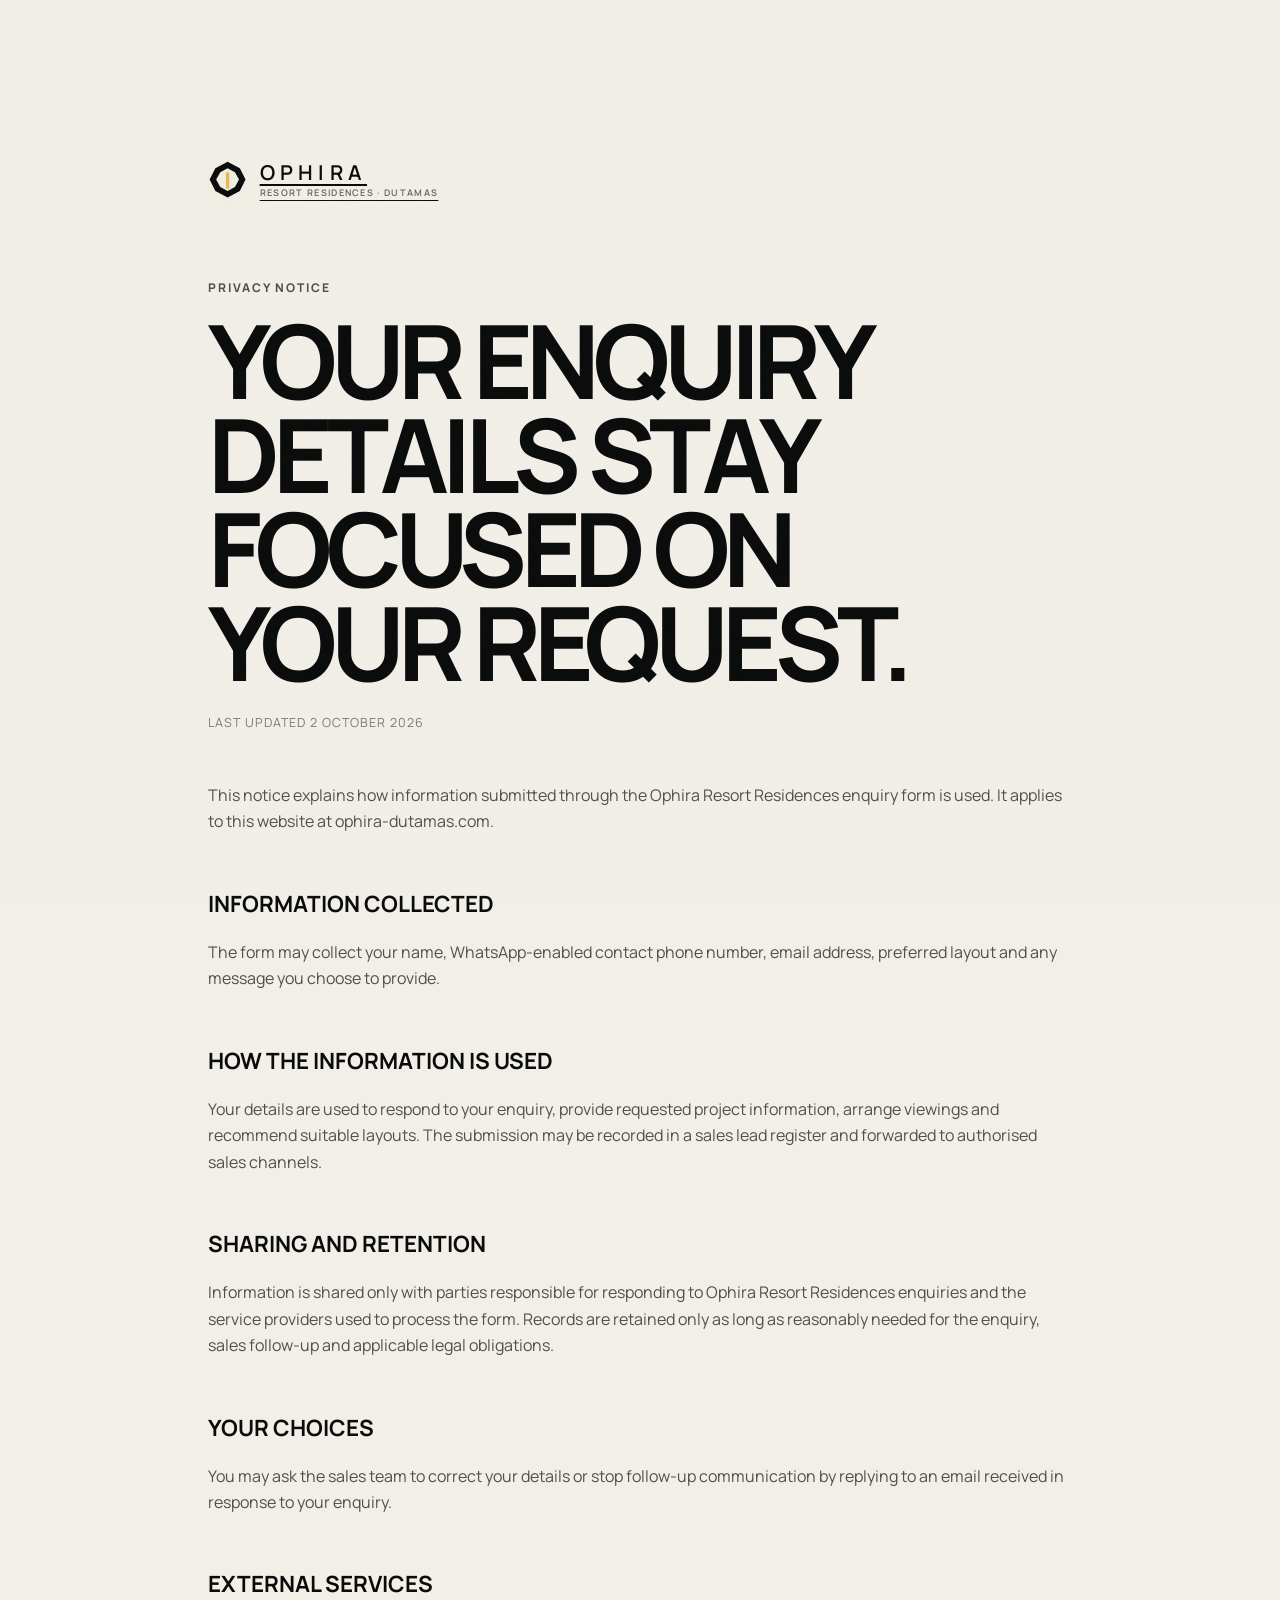
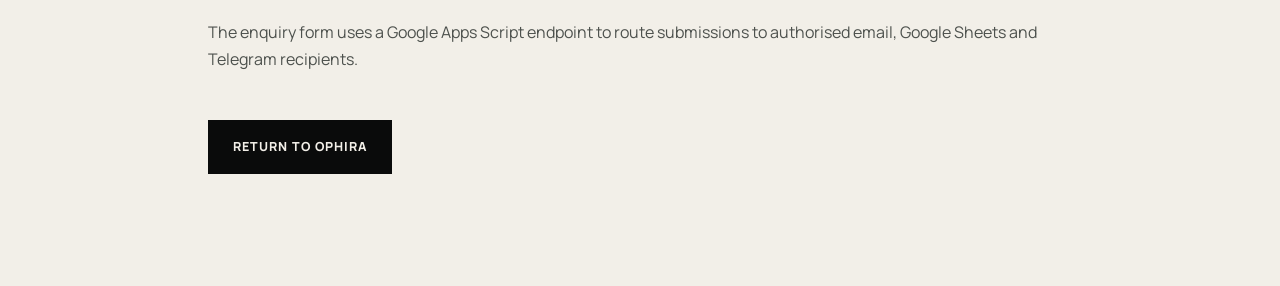
<file: privacy.html>
<!doctype html>
<html lang="en-MY">
<head>
  <meta charset="utf-8"><meta name="viewport" content="width=device-width, initial-scale=1">
  <title>Privacy Notice | Ophira Resort Residences</title>
  <meta name="description" content="Privacy notice for enquiries submitted through the Ophira Resort Residences, Dutamas website.">
  <meta name="robots" content="index, follow"><link rel="canonical" href="https://www.ophira-dutamas.com/privacy.html">
  <meta name="theme-color" content="#0a0b0b"><link rel="icon" type="image/svg+xml" href="assets/favicon.svg?v=2"><link rel="apple-touch-icon" href="assets/apple-touch-icon.png?v=2"><link rel="stylesheet" href="styles.css?v=7">
</head>
<body class="utility-page">
  <main class="utility-shell">
    <a class="brand" href="index.html" aria-label="Ophira Resort Residences home"><svg class="brand-mark" viewBox="0 0 48 48" aria-hidden="true" focusable="false"><path class="brand-mark-ring" fill-rule="evenodd" d="M24 2 39 10l7 14-7 14-15 8-15-8-7-14 7-14 15-8Zm0 8-9 5-5 9 5 9 9 5 9-5 5-9-5-9-9-5Z"/><path class="brand-mark-gate" d="M22 15h4v20h-4z"/></svg><span class="brand-lockup"><span class="brand-name">OPHIRA</span><span class="brand-meta">Resort Residences · Dutamas</span></span></a>
    <p class="kicker">Privacy notice</p><h1>Your enquiry details stay focused on your request.</h1><p class="utility-meta">Last updated 2 October 2026</p>
    <p>This notice explains how information submitted through the Ophira Resort Residences enquiry form is used. It applies to this website at ophira-dutamas.com.</p>
    <h2>Information collected</h2><p>The form may collect your name, WhatsApp-enabled contact phone number, email address, preferred layout and any message you choose to provide.</p>
    <h2>How the information is used</h2><p>Your details are used to respond to your enquiry, provide requested project information, arrange viewings and recommend suitable layouts. The submission may be recorded in a sales lead register and forwarded to authorised sales channels.</p>
    <h2>Sharing and retention</h2><p>Information is shared only with parties responsible for responding to Ophira Resort Residences enquiries and the service providers used to process the form. Records are retained only as long as reasonably needed for the enquiry, sales follow-up and applicable legal obligations.</p>
    <h2>Your choices</h2><p>You may ask the sales team to correct your details or stop follow-up communication by replying to an email received in response to your enquiry.</p>
    <h2>External services</h2><p>The enquiry form uses a Google Apps Script endpoint to route submissions to authorised email, Google Sheets and Telegram recipients.</p>
    <a class="button button-dark" href="index.html">Return to Ophira</a>
  </main>
</body>
</html>
</file>
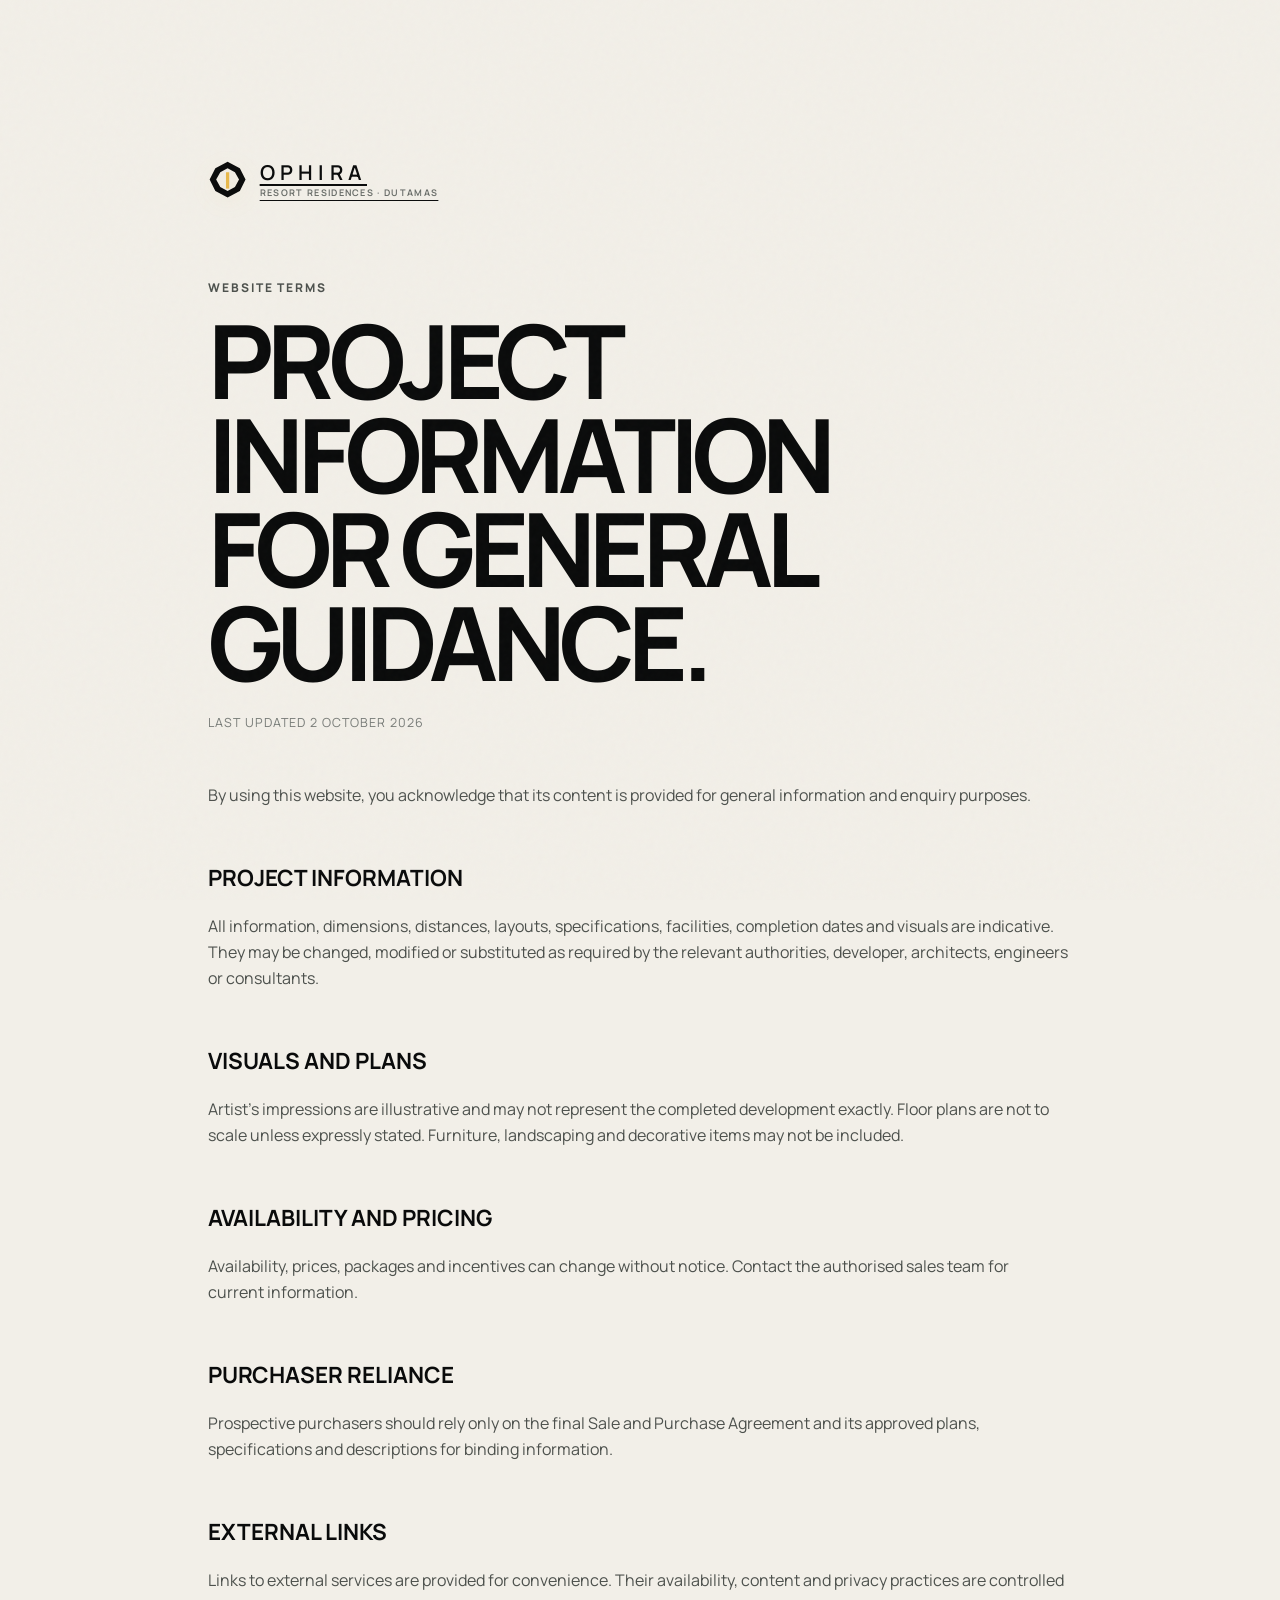
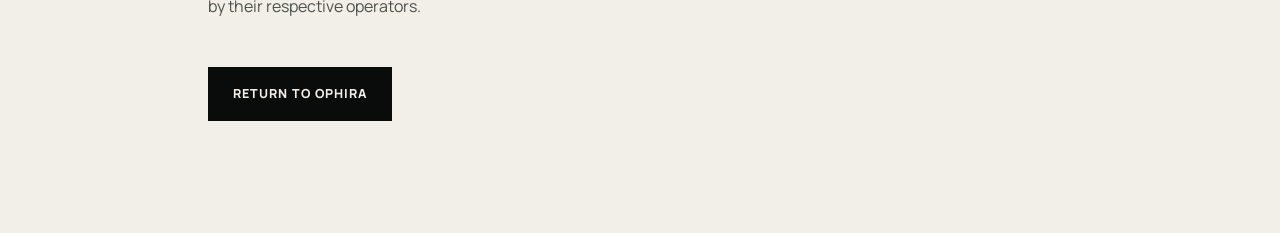
<file: terms.html>
<!doctype html>
<html lang="en-MY">
<head>
  <meta charset="utf-8"><meta name="viewport" content="width=device-width, initial-scale=1">
  <title>Website Terms | Ophira Resort Residences</title>
  <meta name="description" content="Website terms and project-information disclaimer for Ophira Resort Residences, Dutamas.">
  <meta name="robots" content="index, follow"><link rel="canonical" href="https://www.ophira-dutamas.com/terms.html">
  <meta name="theme-color" content="#0a0b0b"><link rel="icon" type="image/svg+xml" href="assets/favicon.svg?v=2"><link rel="apple-touch-icon" href="assets/apple-touch-icon.png?v=2"><link rel="stylesheet" href="styles.css?v=7">
</head>
<body class="utility-page">
  <main class="utility-shell">
    <a class="brand" href="index.html" aria-label="Ophira Resort Residences home"><svg class="brand-mark" viewBox="0 0 48 48" aria-hidden="true" focusable="false"><path class="brand-mark-ring" fill-rule="evenodd" d="M24 2 39 10l7 14-7 14-15 8-15-8-7-14 7-14 15-8Zm0 8-9 5-5 9 5 9 9 5 9-5 5-9-5-9-9-5Z"/><path class="brand-mark-gate" d="M22 15h4v20h-4z"/></svg><span class="brand-lockup"><span class="brand-name">OPHIRA</span><span class="brand-meta">Resort Residences · Dutamas</span></span></a>
    <p class="kicker">Website terms</p><h1>Project information for general guidance.</h1><p class="utility-meta">Last updated 2 October 2026</p>
    <p>By using this website, you acknowledge that its content is provided for general information and enquiry purposes.</p>
    <h2>Project information</h2><p>All information, dimensions, distances, layouts, specifications, facilities, completion dates and visuals are indicative. They may be changed, modified or substituted as required by the relevant authorities, developer, architects, engineers or consultants.</p>
    <h2>Visuals and plans</h2><p>Artist’s impressions are illustrative and may not represent the completed development exactly. Floor plans are not to scale unless expressly stated. Furniture, landscaping and decorative items may not be included.</p>
    <h2>Availability and pricing</h2><p>Availability, prices, packages and incentives can change without notice. Contact the authorised sales team for current information.</p>
    <h2>Purchaser reliance</h2><p>Prospective purchasers should rely only on the final Sale and Purchase Agreement and its approved plans, specifications and descriptions for binding information.</p>
    <h2>External links</h2><p>Links to external services are provided for convenience. Their availability, content and privacy practices are controlled by their respective operators.</p>
    <a class="button button-dark" href="index.html">Return to Ophira</a>
  </main>
</body>
</html>
</file>
<file: styles.css>
@font-face {
  font-family: "Ophira Sans";
  src: url("assets/manrope-latin-variable.woff2") format("woff2");
  font-weight: 200 800;
  font-style: normal;
  font-display: swap;
}

:root {
  --ink: #0a0b0b;
  --ink-soft: #121414;
  --ink-raised: #1a1c1c;
  --bone: #f2efe8;
  --paper: #e8e4db;
  --steel: #9ea19d;
  --line-dark: rgba(242, 239, 232, 0.2);
  --line-light: rgba(10, 11, 11, 0.18);
  --accent: #e8b94c;
  --accent-dark: #bd8c20;
  --danger: #c1493e;
  --shell: min(92vw, 1440px);
  --ease: cubic-bezier(0.22, 1, 0.36, 1);
  --header: 5rem;
}

* { box-sizing: border-box; }

html {
  scroll-behavior: smooth;
  scroll-padding-top: var(--header);
  background: var(--ink);
}

body {
  margin: 0;
  min-width: 320px;
  overflow-x: hidden;
  background: var(--ink);
  color: var(--bone);
  font-family: "Ophira Sans", sans-serif;
  font-size: 1rem;
  line-height: 1.65;
  -webkit-font-smoothing: antialiased;
}

body::before {
  content: "";
  position: fixed;
  inset: 0;
  z-index: 20;
  pointer-events: none;
  opacity: 0.035;
  background-image: url("data:image/svg+xml,%3Csvg viewBox='0 0 180 180' xmlns='http://www.w3.org/2000/svg'%3E%3Cfilter id='n'%3E%3CfeTurbulence type='fractalNoise' baseFrequency='.9' numOctaves='3' stitchTiles='stitch'/%3E%3C/filter%3E%3Crect width='100%25' height='100%25' filter='url(%23n)' opacity='.7'/%3E%3C/svg%3E");
}

img { display: block; max-width: 100%; }
a { color: inherit; text-decoration: none; }
button, input, select, textarea { font: inherit; }
button { color: inherit; }

h1, h2, h3, p { margin-top: 0; }
h1, h2, h3 { text-wrap: balance; }
p { text-wrap: pretty; }

.skip-link {
  position: fixed;
  left: 1rem;
  top: 1rem;
  z-index: 100;
  padding: 0.8rem 1rem;
  color: var(--ink);
  background: var(--accent);
  transform: translateY(-180%);
  transition: transform 180ms ease;
}

.skip-link:focus { transform: translateY(0); }

:focus-visible {
  outline: 2px solid var(--accent);
  outline-offset: 4px;
}

.site-header {
  position: fixed;
  z-index: 30;
  top: 0;
  left: 0;
  right: 0;
  min-height: var(--header);
  display: grid;
  grid-template-columns: minmax(14rem, 1fr) auto minmax(14rem, 1fr);
  align-items: center;
  gap: 2rem;
  padding: 0 4vw;
  border-bottom: 1px solid transparent;
  transition: background 260ms ease, border-color 260ms ease;
}

.site-header.is-scrolled,
.site-header.menu-open {
  background: rgba(10, 11, 11, 0.94);
  border-color: var(--line-dark);
}

@supports (backdrop-filter: blur(10px)) {
  .site-header.is-scrolled,
  .site-header.menu-open { backdrop-filter: blur(16px); }
}

.brand {
  display: inline-flex;
  width: max-content;
  align-items: center;
  gap: 0.78rem;
  color: var(--bone);
  line-height: 1;
}

.brand-mark {
  width: 2.45rem;
  height: 2.45rem;
  flex: 0 0 auto;
  overflow: visible;
  filter: drop-shadow(0 0.35rem 0.7rem rgba(232, 185, 76, 0.08));
  transform: translateZ(0);
  transition: transform 540ms var(--ease);
}

.brand-mark-ring { fill: currentColor; }
.brand-mark-gate { fill: var(--accent); }

.brand[href]:hover .brand-mark,
.brand[href]:focus-visible .brand-mark { transform: translateY(-1px) scale(1.035); }

.brand-lockup {
  display: inline-flex;
  min-width: 0;
  flex-direction: column;
}

.brand-name {
  color: var(--bone);
  font-size: 1.28rem;
  font-weight: 630;
  letter-spacing: 0.255em;
}

.brand-meta {
  margin-top: 0.38rem;
  color: var(--steel);
  font-size: 0.57rem;
  font-weight: 650;
  letter-spacing: 0.145em;
  text-transform: uppercase;
}

.desktop-nav { display: flex; align-items: center; gap: clamp(1.2rem, 2.4vw, 2.8rem); }
.desktop-nav a {
  position: relative;
  color: #e8e9e6;
  font-size: 0.78rem;
  font-weight: 650;
  letter-spacing: 0.08em;
  text-transform: uppercase;
}

.desktop-nav a::after {
  content: "";
  position: absolute;
  left: 0;
  right: 0;
  bottom: -0.55rem;
  height: 2px;
  background: var(--accent);
  transform: scaleX(0);
  transform-origin: right;
  transition: transform 220ms var(--ease);
}

.desktop-nav a:hover::after,
.desktop-nav a.is-active::after { transform: scaleX(1); transform-origin: left; }

.header-cta {
  justify-self: end;
  padding: 0.8rem 1.2rem;
  border: 1px solid rgba(232, 185, 76, 0.65);
  color: var(--accent);
  font-size: 0.76rem;
  font-weight: 700;
  letter-spacing: 0.08em;
  text-transform: uppercase;
  transition: color 220ms ease, background 220ms ease;
}

.header-cta:hover { color: var(--ink); background: var(--accent); }

.menu-toggle, .mobile-nav { display: none; }

.hero {
  min-height: 100dvh;
  display: grid;
  grid-template-columns: minmax(0, 1.7fr) minmax(26rem, 0.92fr);
  background: var(--ink);
}

.hero-visual { position: relative; min-height: 44rem; overflow: hidden; }
.hero-visual::after {
  content: "";
  position: absolute;
  inset: 0;
  background: linear-gradient(180deg, rgba(10,11,11,.48) 0%, transparent 32%, rgba(10,11,11,.25) 70%, rgba(10,11,11,.88) 100%);
}

.hero-visual picture,
.hero-visual img { width: 100%; height: 100%; }
.hero-visual img { object-fit: cover; object-position: 59% center; }

.hero-word {
  position: absolute;
  z-index: 2;
  left: 3vw;
  bottom: 1.6rem;
  color: rgba(242,239,232,.12);
  font-size: clamp(5.4rem, 12.2vw, 13.5rem);
  font-weight: 800;
  letter-spacing: -0.075em;
  line-height: .75;
  white-space: nowrap;
  transform: translateX(-0.04em);
}

.image-disclaimer {
  position: absolute;
  z-index: 3;
  right: 1.2rem;
  bottom: 0.8rem;
  margin: 0;
  color: rgba(242,239,232,.62);
  font-size: 0.68rem;
}

.hero-panel {
  position: relative;
  z-index: 4;
  display: flex;
  flex-direction: column;
  justify-content: center;
  padding: calc(var(--header) + 5rem) clamp(2.4rem, 5vw, 6rem) 4.5rem;
  background:
    radial-gradient(circle at 110% 18%, rgba(232,185,76,.14), transparent 32%),
    var(--ink);
}

.hero-panel::before {
  content: "";
  position: absolute;
  left: 0;
  top: 18%;
  width: 3px;
  height: 30%;
  background: var(--accent);
}

.kicker {
  margin-bottom: 1rem;
  color: var(--accent-dark);
  font-size: 0.75rem;
  font-weight: 760;
  letter-spacing: 0.16em;
  line-height: 1.45;
  text-transform: uppercase;
}

.hero h1 {
  max-width: 10ch;
  margin-bottom: 1.8rem;
  color: var(--bone);
  font-size: clamp(3.55rem, 5.6vw, 6.8rem);
  font-weight: 720;
  letter-spacing: -0.065em;
  line-height: 0.93;
  text-transform: uppercase;
}

.hero-summary {
  max-width: 40rem;
  margin-bottom: 2.2rem;
  color: #b9bcb8;
  font-size: clamp(1rem, 1.25vw, 1.2rem);
  line-height: 1.7;
}

.hero-actions { display: flex; align-items: center; gap: 1.6rem; flex-wrap: wrap; }

.button {
  min-height: 3.35rem;
  display: inline-flex;
  align-items: center;
  justify-content: center;
  padding: 0.8rem 1.55rem;
  border: 0;
  border-radius: 0;
  cursor: pointer;
  font-size: 0.78rem;
  font-weight: 780;
  letter-spacing: 0.08em;
  text-align: center;
  text-transform: uppercase;
  transition: color 220ms ease, background 220ms ease, transform 220ms var(--ease);
}

.button:hover { transform: translateY(-2px); }
.button:active { transform: translateY(1px); }
.button-accent {
  min-width: 13rem;
  color: var(--ink);
  background: var(--accent);
  clip-path: polygon(0 0, calc(100% - 0.7rem) 0, 100% 0.7rem, 100% 100%, 0 100%);
}
.button-accent:hover { background: #f1c965; }
.button-dark { color: var(--bone); background: var(--ink); }
.button-dark:hover { color: var(--ink); background: var(--accent); }

.text-link {
  position: relative;
  width: max-content;
  display: inline-flex;
  padding-bottom: 0.35rem;
  border-bottom: 1px solid currentColor;
  color: var(--ink);
  font-size: 0.78rem;
  font-weight: 760;
  letter-spacing: 0.08em;
  text-transform: uppercase;
  transition: color 200ms ease;
}
.text-link:hover { color: var(--accent-dark); }
.text-link.light { color: var(--bone); }
.text-link.light:hover { color: var(--accent); }

.hero-facts {
  display: grid;
  grid-template-columns: repeat(3, minmax(0, 1fr));
  gap: 1px;
  margin: auto 0 0;
  padding-top: 4rem;
}
.hero-facts div { padding: 1rem 1rem 1rem 0; border-top: 1px solid var(--line-dark); }
.hero-facts dt { color: #7e827e; font-size: .66rem; font-weight: 700; letter-spacing: .12em; text-transform: uppercase; }
.hero-facts dd { margin: .4rem 0 0; color: var(--bone); font-size: .87rem; font-weight: 650; font-variant-numeric: tabular-nums; }

.answer-band {
  width: var(--shell);
  display: grid;
  grid-template-columns: 0.55fr 1.25fr 1fr;
  align-items: start;
  gap: clamp(2rem, 4vw, 6rem);
  margin: 0 auto;
  padding: clamp(5rem, 9vw, 9rem) 0 clamp(5.8rem, 10vw, 10rem);
}

.section-index {
  color: #747873;
  font-size: .68rem;
  font-weight: 720;
  letter-spacing: .14em;
  text-transform: uppercase;
}

.answer-copy h2,
.section-head h2,
.living-copy h2,
.facility-intro h2,
.location h2,
.developer h2,
.faq h2,
.enquire h2 {
  margin: 0;
  font-size: clamp(2.35rem, 4.5vw, 5.2rem);
  font-weight: 700;
  letter-spacing: -0.055em;
  line-height: 0.98;
  text-transform: uppercase;
}

.answer-band > p { max-width: 44ch; margin: 2.1rem 0 0; color: #aeb1ad; }

.project-ledger {
  display: grid;
  grid-template-columns: 1.3fr .7fr .9fr .8fr .8fr;
  border-top: 1px solid var(--line-dark);
  border-bottom: 1px solid var(--line-dark);
  background: var(--ink-soft);
}
.project-ledger > div { min-height: 9.5rem; padding: 2rem 2.2vw; border-right: 1px solid var(--line-dark); }
.project-ledger > div:last-child { border-right: 0; }
.project-ledger span, .project-ledger small { display: block; color: #777b77; font-size: .68rem; font-weight: 650; letter-spacing: .1em; text-transform: uppercase; }
.project-ledger strong { display: block; margin-top: 1.25rem; color: var(--bone); font-size: clamp(.95rem, 1.15vw, 1.15rem); font-weight: 580; line-height: 1.35; }
.project-ledger small { margin-top: .4rem; }

.section { padding: clamp(6rem, 10vw, 11rem) 0; }

.residences { color: var(--ink); background: var(--bone); }
.section-head {
  width: var(--shell);
  display: grid;
  grid-template-columns: .75fr 1.5fr .8fr;
  align-items: end;
  gap: clamp(2rem, 4vw, 5rem);
  margin: 0 auto clamp(4rem, 7vw, 7rem);
}
.section-head h2 { font-size: clamp(2.7rem, 5.2vw, 6rem); }
.section-head > p { max-width: 40ch; margin: 0; color: #555a56; }

.plan-explorer { width: var(--shell); margin: 0 auto; }
.plan-scroll-hint { display: none; }
.plan-tabs {
  display: grid;
  grid-template-columns: repeat(6, minmax(0, 1fr));
  border-top: 1px solid var(--line-light);
  border-bottom: 1px solid var(--line-light);
}
.plan-tabs button {
  min-height: 9rem;
  display: flex;
  flex-direction: column;
  align-items: flex-start;
  justify-content: center;
  padding: 1.3rem;
  border: 0;
  border-right: 1px solid var(--line-light);
  border-radius: 0;
  color: #6f736f;
  background: transparent;
  cursor: pointer;
  text-align: left;
  transition: color 220ms ease, background 220ms ease;
}
.plan-tabs button:last-child { border-right: 0; }
.plan-tabs button:hover { color: var(--ink); background: rgba(10,11,11,.045); }
.plan-tabs button[aria-selected="true"] { color: var(--ink); background: var(--accent); }
.plan-tabs span { font-size: .68rem; font-weight: 760; letter-spacing: .12em; text-transform: uppercase; }
.plan-tabs strong { margin-top: .45rem; font-size: 2rem; font-weight: 650; line-height: 1; font-variant-numeric: tabular-nums; }
.plan-tabs small { margin-top: .5rem; font-size: .7rem; }

.plan-panel {
  display: grid;
  grid-template-columns: minmax(0, 1.5fr) minmax(20rem, .7fr);
  min-height: 42rem;
  background: #dcd8cf;
}
.plan-image-wrap { display: grid; place-items: center; padding: clamp(2rem, 5vw, 6rem); overflow: hidden; }
.plan-image-wrap img { max-width: 100%; max-height: 35rem; width: auto; height: auto; mix-blend-mode: multiply; }
.plan-copy { display: flex; flex-direction: column; justify-content: center; padding: clamp(2.5rem, 5vw, 5.5rem); background: var(--paper); }
.plan-copy h3 { margin-bottom: 1.5rem; font-size: clamp(2.2rem, 3.5vw, 4rem); font-weight: 700; letter-spacing: -.05em; line-height: 1; text-transform: uppercase; }
.plan-copy > p:not(.kicker) { color: #555a56; }
.plan-copy ul { margin: 1.4rem 0 2.2rem; padding: 0; list-style: none; }
.plan-copy li { padding: .75rem 0; border-top: 1px solid var(--line-light); font-size: .9rem; font-weight: 600; }
.plan-copy li:last-child { border-bottom: 1px solid var(--line-light); }
.plan-copy .button { width: max-content; }
.fine-print { width: var(--shell); margin: 1.4rem auto 0; color: #6e726e; font-size: .72rem; }

.living-film { position: relative; min-height: min(82rem, 105dvh); display: grid; align-items: end; overflow: hidden; }
.living-film::after { content: ""; position: absolute; inset: 0; background: linear-gradient(90deg, rgba(10,11,11,.95) 0%, rgba(10,11,11,.74) 40%, rgba(10,11,11,.12) 78%), linear-gradient(0deg, rgba(10,11,11,.75), transparent 45%); }
.living-film picture, .living-film picture img { position: absolute; inset: 0; width: 100%; height: 100%; }
.living-film img { object-fit: cover; }
.living-copy { position: relative; z-index: 2; width: min(90vw, 64rem); margin-left: 4vw; padding: 7rem 0; }
.living-copy h2 { max-width: 11ch; }
.feature-lines { max-width: 44rem; margin-top: 3rem; }
.feature-lines > div { display: grid; grid-template-columns: 3rem 1fr; gap: 1rem; padding: 1rem 0; border-top: 1px solid var(--line-dark); }
.feature-lines span { color: var(--accent); font-size: .72rem; font-variant-numeric: tabular-nums; }
.feature-lines p { margin: 0; color: #b9bcb8; }
.feature-lines strong { color: var(--bone); font-weight: 650; }

.facilities { padding-bottom: 0; background: var(--ink-soft); }
.facility-intro {
  width: var(--shell);
  display: grid;
  grid-template-columns: .65fr 1fr .65fr;
  align-items: end;
  gap: clamp(2rem, 4vw, 5rem);
  margin: 0 auto clamp(4rem, 7vw, 7rem);
}
.facility-number { color: var(--accent); font-size: clamp(7rem, 15vw, 15rem); font-weight: 730; letter-spacing: -.08em; line-height: .72; }
.facility-intro > p { max-width: 36ch; margin: 0; color: #aeb1ad; }
.facility-stage { width: var(--shell); display: grid; grid-template-columns: minmax(0, 1.45fr) .55fr; margin: 0 auto; }
.facility-stage figure { position: relative; min-height: 38rem; margin: 0; overflow: hidden; }
.facility-stage figure::after { content: ""; position: absolute; inset: auto 0 0; height: 36%; background: linear-gradient(transparent, rgba(10,11,11,.8)); }
.facility-stage figure img { width: 100%; height: 100%; object-fit: cover; }
.facility-stage figcaption { position: absolute; z-index: 2; left: 2rem; right: 2rem; bottom: 1.7rem; display: flex; justify-content: space-between; gap: 2rem; color: var(--bone); }
.facility-stage figcaption strong { font-size: 1.15rem; text-transform: uppercase; }
.facility-stage figcaption span { color: #c8cbc6; font-size: .8rem; }
.facility-specs { display: grid; grid-template-rows: repeat(5, 1fr); background: var(--ink); }
.facility-specs div { display: flex; flex-direction: column; justify-content: center; padding: 1.5rem 2rem; border-bottom: 1px solid var(--line-dark); }
.facility-specs div:last-child { border-bottom: 0; }
.facility-specs span { color: #777b77; font-size: .68rem; font-weight: 700; letter-spacing: .12em; text-transform: uppercase; }
.facility-specs strong { margin-top: .45rem; font-size: 1.05rem; font-weight: 610; }
.facility-levels { display: grid; grid-template-columns: .7fr 1.5fr .9fr; margin-top: clamp(4rem, 8vw, 8rem); border-top: 1px solid var(--line-dark); }
.facility-levels article { min-height: 25rem; padding: clamp(2rem, 4vw, 4.5rem); border-right: 1px solid var(--line-dark); }
.facility-levels article:last-child { border-right: 0; }
.facility-levels span { color: var(--accent); font-size: .68rem; font-weight: 730; letter-spacing: .12em; text-transform: uppercase; }
.facility-levels h3 { margin: 5rem 0 1.4rem; font-size: clamp(1.7rem, 2.8vw, 3rem); font-weight: 650; letter-spacing: -.04em; line-height: 1; text-transform: uppercase; }
.facility-levels p { max-width: 48ch; margin: 0; color: #919590; font-size: .88rem; }

.location { display: grid; grid-template-columns: minmax(0, 1.08fr) minmax(30rem, .92fr); padding: 0; color: var(--ink); background: var(--paper); }
.location-map { min-height: 62rem; display: grid; place-items: center; padding: clamp(2rem, 5vw, 6rem); background: #d8d4cb; }
.location-map img { width: 100%; max-height: 50rem; object-fit: contain; mix-blend-mode: multiply; }
.location-copy { display: flex; flex-direction: column; justify-content: center; padding: clamp(5rem, 8vw, 10rem); }
.location-copy h2 { margin-bottom: 2rem; }
.location-copy > p:not(.kicker):not(.fine-print) { max-width: 48ch; color: #555a56; font-size: 1.08rem; }
.distance-columns { display: grid; grid-template-columns: 1fr 1fr; gap: 2rem; margin-top: 2rem; }
.distance-columns ul { margin: 0; padding: 0; list-style: none; }
.distance-columns li { display: flex; justify-content: space-between; gap: 1rem; padding: .8rem 0; border-top: 1px solid var(--line-light); font-size: .8rem; }
.distance-columns li:last-child { border-bottom: 1px solid var(--line-light); }
.distance-columns strong { color: #4a4d4a; font-variant-numeric: tabular-nums; }
.location .fine-print { width: auto; margin: 2rem 0 0; }

.developer {
  width: var(--shell);
  display: grid;
  grid-template-columns: .55fr 1.25fr .7fr;
  gap: clamp(3rem, 5vw, 7rem);
  margin: 0 auto;
}
.developer-mark { position: relative; min-height: 34rem; display: grid; place-items: center; padding: 2rem; border: 1px solid var(--line-dark); }
.developer-mark img { width: min(100%, 17rem); height: auto; max-height: 10rem; object-fit: contain; object-position: center; filter: grayscale(1) brightness(0) invert(1); opacity: .88; }
.developer-mark span { position: absolute; left: 2rem; right: 2rem; bottom: 2rem; color: #7b7f7a; font-size: .68rem; letter-spacing: .12em; text-transform: uppercase; }
.developer-copy { padding-top: 1.2rem; }
.developer-copy h2 { margin-bottom: 2rem; font-size: clamp(2.55rem, 4.2vw, 4.8rem); }
.developer-copy > p:not(.kicker) { max-width: 56ch; color: #aeb1ad; }
.design-team { margin-top: 3rem; border-top: 1px solid var(--line-dark); }
.design-team > div { display: grid; grid-template-columns: .75fr 1.25fr; gap: 1rem; padding: .9rem 0; border-bottom: 1px solid var(--line-dark); }
.design-team span { color: #777b77; font-size: .69rem; text-transform: uppercase; }
.design-team strong { font-size: .82rem; font-weight: 620; }
.recognition { align-self: end; }
.recognition > span { color: var(--accent); font-size: .69rem; font-weight: 720; letter-spacing: .12em; text-transform: uppercase; }
.recognition ul { margin: 1.2rem 0 0; padding: 0; list-style: none; }
.recognition li { display: grid; grid-template-columns: 3.6rem 1fr; gap: 1rem; padding: 1rem 0; border-top: 1px solid var(--line-dark); }
.recognition li:last-child { border-bottom: 1px solid var(--line-dark); }
.recognition time { color: var(--accent); font-size: .72rem; font-variant-numeric: tabular-nums; }
.recognition p { margin: 0; color: #aeb1ad; font-size: .77rem; }

.faq { display: grid; grid-template-columns: minmax(20rem, .7fr) 1.3fr; gap: clamp(4rem, 8vw, 10rem); padding-left: 4vw; padding-right: 4vw; color: var(--ink); background: var(--bone); }
.faq-heading { position: sticky; top: calc(var(--header) + 3rem); align-self: start; }
.faq-heading h2 { max-width: 11ch; margin: 1rem 0 2.5rem; }
.faq-answers { display: grid; grid-template-columns: 1fr 1fr; border-top: 1px solid var(--line-light); }
.faq-answers article { min-height: 15rem; padding: 2rem; border-right: 1px solid var(--line-light); border-bottom: 1px solid var(--line-light); }
.faq-answers article:nth-child(2n) { border-right: 0; }
.faq-answers h3 { margin-bottom: 2.6rem; font-size: 1.12rem; font-weight: 700; line-height: 1.3; }
.faq-answers p { margin: 0; color: #555a56; font-size: .9rem; }

.enquire {
  display: grid;
  grid-template-columns: .72fr 1.28fr;
  gap: clamp(4rem, 8vw, 10rem);
  padding: clamp(6rem, 10vw, 11rem) 4vw;
  background:
    radial-gradient(circle at 0% 100%, rgba(232,185,76,.15), transparent 30%),
    var(--ink-soft);
}
.enquire-copy h2 { max-width: 10ch; margin: 1rem 0 2rem; }
.enquire-copy > p:not(.kicker) { max-width: 42ch; color: #aeb1ad; }
.enquire-contact {
  max-width: 26rem;
  display: grid;
  grid-template-columns: auto 2.65rem;
  align-items: center;
  justify-content: start;
  justify-items: start;
  gap: .55rem .9rem;
  margin-top: 2.5rem;
  padding: 1.4rem 0;
  border-top: 1px solid var(--line-dark);
  border-bottom: 1px solid var(--line-dark);
  font-style: normal;
}
.enquire-contact-label { grid-column: 1 / -1; color: var(--accent); font-size: .68rem; font-weight: 760; letter-spacing: .12em; text-transform: uppercase; }
.enquire-contact-number { color: var(--bone); font-size: clamp(1.35rem, 2vw, 1.8rem); font-weight: 650; letter-spacing: -.025em; }
.enquire-contact-whatsapp {
  width: 2.65rem;
  height: 2.65rem;
  display: grid;
  place-items: center;
  border-radius: 50%;
  color: #fff;
  background: #25d366;
  box-shadow: 0 .6rem 1.5rem rgba(37,211,102,.15);
  transition: background 180ms ease, transform 180ms ease;
}
.enquire-contact-whatsapp svg { width: 1.55rem; height: 1.55rem; fill: currentColor; }
.enquire-contact-number:hover { color: var(--accent); }
.enquire-contact-whatsapp:hover { color: #fff; background: #1ebe5d; transform: translateY(-2px); }
.enquire-contact-whatsapp:focus-visible { outline: 2px solid var(--bone); outline-offset: 3px; }
.enquiry-form { display: grid; grid-template-columns: 1fr 1fr; gap: 1.4rem 2rem; align-self: start; padding: clamp(2rem, 4vw, 4rem); border: 1px solid var(--line-dark); background: rgba(255,255,255,.025); }
.form-row { position: relative; }
.form-row label { display: flex; justify-content: space-between; margin-bottom: .55rem; color: #cfd1cd; font-size: .7rem; font-weight: 700; letter-spacing: .1em; text-transform: uppercase; }
.form-row label span { color: #686c68; font-weight: 500; }
.form-row input, .form-row select, .form-row textarea {
  width: 100%;
  min-height: 3.4rem;
  padding: .75rem 0;
  border: 0;
  border-bottom: 1px solid #555955;
  border-radius: 0;
  color: var(--bone);
  background: transparent;
  font-size: 1rem;
  transition: border-color 180ms ease;
}
.form-row textarea { resize: vertical; }
.form-row select { color-scheme: dark; }
.form-row input::placeholder, .form-row textarea::placeholder { color: #5e625e; }
.form-row input:focus, .form-row select:focus, .form-row textarea:focus { outline: 0; border-color: var(--accent); }
.form-wide, .form-submit, .form-result { grid-column: 1 / -1; }
.form-honeypot { position: absolute; left: -9999px; }
.field-error { display: none; margin-top: .35rem; color: #e4877d; font-size: .72rem; }
.form-row.is-invalid .field-error { display: block; }
.form-row.is-invalid input { border-color: var(--danger); }
.form-submit { display: grid; grid-template-columns: auto 1fr; align-items: center; gap: 1.5rem; margin-top: .8rem; }
.form-submit p { max-width: 36rem; margin: 0; color: #777b77; font-size: .7rem; }
.form-submit button:disabled { cursor: wait; opacity: .65; transform: none; }
.form-result { padding: 1rem; border-left: 3px solid var(--accent); background: rgba(232,185,76,.08); }
.form-result p { margin: 0; font-size: .88rem; }
.text-button { margin-top: .75rem; padding: 0; border: 0; border-bottom: 1px solid currentColor; color: var(--accent); background: none; cursor: pointer; font-size: .75rem; }

.site-footer { padding: 4.5rem 4vw 2rem; border-top: 1px solid var(--line-dark); background: var(--ink); }
.footer-top { display: grid; grid-template-columns: 1fr 1fr auto; align-items: end; gap: 3rem; padding-bottom: 3rem; }
.footer-top > p { margin: 0; color: #777b77; font-size: .8rem; }
.footer-top > p strong { display: block; margin-top: .25rem; color: #b9bcb8; font-weight: 600; }
.footer-top nav { display: flex; gap: 1.5rem; }
.footer-top nav a { color: #aeb1ad; font-size: .72rem; text-decoration: underline; text-underline-offset: .25rem; }
.footer-legal { display: grid; grid-template-columns: 1fr auto; gap: 3rem; padding-top: 2rem; border-top: 1px solid var(--line-dark); color: #616561; font-size: .66rem; }
.footer-legal p { max-width: 110ch; margin: 0; }
.footer-legal p:last-child { white-space: nowrap; }

.whatsapp-float {
  position: fixed;
  z-index: 28;
  right: 1.5rem;
  bottom: 1.5rem;
  min-height: 3.5rem;
  display: inline-flex;
  align-items: center;
  gap: .7rem;
  padding: .45rem 1rem .45rem .45rem;
  color: #071b0d;
  background: #25d366;
  box-shadow: 0 1rem 2.6rem rgba(18,140,126,.24);
  font-size: .72rem;
  font-weight: 800;
  letter-spacing: .09em;
  text-transform: uppercase;
  transition: background 180ms ease, opacity 180ms ease, transform 180ms ease, visibility 180ms ease;
}
.whatsapp-float:hover { background: #20c761; transform: translateY(-2px); }
.whatsapp-float:focus-visible { outline: 2px solid var(--bone); outline-offset: 3px; }
.whatsapp-float-icon { width: 2.6rem; height: 2.6rem; display: grid; place-items: center; color: #25d366; background: #fff; }
.whatsapp-float-icon svg { width: 1.55rem; height: 1.55rem; fill: currentColor; }
.whatsapp-float.is-hidden { opacity: 0; visibility: hidden; pointer-events: none; transform: translateY(.75rem); }
.mobile-prices { display: none; opacity: 1; visibility: visible; transform: none; transition: opacity 180ms ease, transform 180ms ease, visibility 180ms ease; }
.mobile-prices.is-hidden { opacity: 0; visibility: hidden; pointer-events: none; transform: translateY(100%); }

.utility-page { min-height: 100dvh; padding: calc(var(--header) + 5rem) 5vw 7rem; background: var(--bone); color: var(--ink); }
.utility-shell { width: min(100%, 54rem); margin: 0 auto; }
.utility-page .brand { margin-bottom: 5rem; color: var(--ink); }
.utility-page .brand-name { color: var(--ink); }
.utility-page .brand-meta { color: #676b67; }
.utility-page h1 { margin-bottom: 1.5rem; font-size: clamp(3rem, 8vw, 6.8rem); font-weight: 730; letter-spacing: -.065em; line-height: .92; text-transform: uppercase; }
.utility-page h2 { margin: 3.2rem 0 1rem; font-size: 1.4rem; text-transform: uppercase; }
.utility-page p, .utility-page li { color: #4d514d; }
.utility-page a:not(.button) { text-decoration: underline; text-underline-offset: .25rem; }
.utility-page .button { margin-top: 2rem; }
.utility-meta { margin-bottom: 3rem; color: #777b77 !important; font-size: .78rem; text-transform: uppercase; letter-spacing: .08em; }
.error-code { display: block; color: var(--accent-dark); font-size: clamp(7rem, 23vw, 16rem); font-weight: 760; letter-spacing: -.08em; line-height: .7; }

.js [data-reveal] { opacity: 0; transform: translateY(2rem); transition: opacity 800ms var(--ease), transform 800ms var(--ease); }
.js [data-reveal].is-visible { opacity: 1; transform: none; }

@media (max-width: 1180px) {
  .site-header { grid-template-columns: 1fr auto; }
  .desktop-nav, .header-cta { display: none; }
  .menu-toggle {
    justify-self: end;
    width: 3rem;
    height: 3rem;
    display: grid;
    align-content: center;
    gap: .42rem;
    padding: .75rem;
    border: 1px solid var(--line-dark);
    border-radius: 0;
    background: rgba(10,11,11,.2);
    cursor: pointer;
  }
  .menu-toggle span { display: block; height: 1px; background: var(--bone); transition: transform 220ms ease; }
  .menu-toggle[aria-expanded="true"] span:first-child { transform: translateY(.24rem) rotate(45deg); }
  .menu-toggle[aria-expanded="true"] span:last-child { transform: translateY(-.24rem) rotate(-45deg); }
  .mobile-nav {
    position: absolute;
    top: 100%;
    left: 0;
    right: 0;
    display: grid;
    padding: 1.3rem 4vw 2rem;
    border-top: 1px solid var(--line-dark);
    background: var(--ink);
    transform: translateY(-120%);
    visibility: hidden;
    opacity: 0;
    transition: opacity 220ms ease, transform 320ms var(--ease), visibility 0s 320ms;
  }
  .mobile-nav.is-open { transform: none; visibility: visible; opacity: 1; transition-delay: 0s; }
  .mobile-nav a { padding: 1rem 0; border-bottom: 1px solid var(--line-dark); font-size: .9rem; font-weight: 680; text-transform: uppercase; }
  .hero { grid-template-columns: minmax(0, 1.35fr) minmax(24rem, .9fr); }
  .answer-band { grid-template-columns: .4fr 1.3fr .9fr; }
  .project-ledger { grid-template-columns: repeat(3, 1fr); }
  .project-ledger > div:nth-child(3) { border-right: 0; }
  .project-ledger > div:nth-child(-n+3) { border-bottom: 1px solid var(--line-dark); }
  .facility-intro { grid-template-columns: .5fr 1fr .7fr; }
  .location-copy { padding-left: 5vw; padding-right: 5vw; }
  .developer { grid-template-columns: .6fr 1.4fr; }
  .recognition { grid-column: 2; }
}

@media (max-width: 900px) {
  :root { --header: 4.5rem; --shell: 90vw; }
  .hero { min-height: auto; grid-template-columns: 1fr; }
  .hero-visual { min-height: 64dvh; }
  .hero-panel { min-height: 36rem; padding: 4.5rem 5vw 3rem; }
  .hero h1 { max-width: 13ch; font-size: clamp(3.5rem, 10vw, 6rem); }
  .hero-facts { margin-top: 3.2rem; padding-top: 0; }
  .answer-band { grid-template-columns: 1fr 2fr; }
  .answer-band > p { grid-column: 2; margin-top: 0; }
  .section-head { grid-template-columns: 1fr 2fr; align-items: start; }
  .section-head > p { grid-column: 2; }
  .plan-tabs { grid-template-columns: repeat(3, 1fr); }
  .plan-tabs button:nth-child(3) { border-right: 0; }
  .plan-tabs button:nth-child(-n+3) { border-bottom: 1px solid var(--line-light); }
  .plan-panel { grid-template-columns: 1fr; }
  .plan-image-wrap { min-height: 38rem; }
  .facility-intro { grid-template-columns: .55fr 1.45fr; }
  .facility-intro > p { grid-column: 2; }
  .facility-stage { grid-template-columns: 1fr; }
  .facility-specs { grid-template-columns: repeat(5, 1fr); grid-template-rows: 1fr; }
  .facility-specs div { min-height: 8rem; padding: 1rem; border-right: 1px solid var(--line-dark); border-bottom: 0; }
  .facility-specs div:last-child { border-right: 0; }
  .facility-levels { grid-template-columns: 1fr 1fr; }
  .facility-levels article:nth-child(2) { border-right: 0; }
  .facility-levels article:last-child { grid-column: 1 / -1; min-height: 20rem; border-top: 1px solid var(--line-dark); }
  .location { grid-template-columns: 1fr; }
  .location-map { min-height: 46rem; }
  .location-copy { padding: 6rem 5vw; }
  .developer { grid-template-columns: 1fr 1.5fr; }
  .developer-mark { min-height: 24rem; }
  .faq { grid-template-columns: 1fr; }
  .faq-heading { position: static; }
  .faq-heading h2 { max-width: 14ch; }
  .enquire { grid-template-columns: 1fr; }
}

@media (max-width: 640px) {
  body { padding-bottom: 3.8rem; }
  .site-header { padding: 0 1rem; }
  .brand { gap: .62rem; }
  .brand-mark { width: 2rem; height: 2rem; }
  .brand-name { font-size: 1.05rem; }
  .brand-meta { margin-top: .3rem; font-size: .48rem; letter-spacing: .12em; }
  .hero-visual { min-height: 48dvh; }
  .hero-word { left: 1rem; bottom: 1.4rem; font-size: 24vw; }
  .hero-panel { min-height: auto; padding: 3.2rem 1.25rem 3.5rem; }
  .hero-panel::before { top: 3.2rem; height: 5rem; }
  .hero h1 { max-width: 10ch; margin-bottom: 1.4rem; font-size: clamp(2.65rem, 12vw, 4.1rem); }
  .hero-summary { margin-bottom: 1.8rem; }
  .hero-actions { align-items: stretch; flex-direction: column; gap: 1rem; }
  .hero-actions .button { width: 100%; }
  .hero-facts { grid-template-columns: 1fr; gap: 0; margin-top: 2.6rem; }
  .hero-facts div { display: flex; justify-content: space-between; gap: 1rem; padding: .8rem 0; }
  .hero-facts dd { margin: 0; text-align: right; }
  .answer-band { grid-template-columns: 1fr; gap: 1.5rem; padding: 5rem 0; }
  .answer-band > p { grid-column: 1; }
  .answer-copy h2, .section-head h2, .living-copy h2, .facility-intro h2, .location h2, .developer h2, .faq h2, .enquire h2 { font-size: clamp(2.25rem, 11vw, 3.6rem); }
  .project-ledger { grid-template-columns: 1fr; }
  .project-ledger > div { min-height: 7.2rem; display: grid; grid-template-columns: .8fr 1.2fr; align-items: center; gap: 1rem; padding: 1.25rem 5vw; border-right: 0; border-bottom: 1px solid var(--line-dark); }
  .project-ledger > div:nth-child(3) { border-bottom: 1px solid var(--line-dark); }
  .project-ledger > div:last-child { border-bottom: 0; }
  .project-ledger strong { margin: 0; }
  .section { padding: 5.5rem 0; }
  .section-head { grid-template-columns: 1fr; gap: 1.5rem; margin-bottom: 3rem; }
  .section-head > p { grid-column: 1; }
  .plan-explorer { width: 100%; }
  .plan-scroll-hint {
    width: 90vw;
    display: flex;
    align-items: center;
    justify-content: flex-end;
    gap: .55rem;
    margin: 0 auto .8rem;
    color: #666b66;
    font-size: .65rem;
    font-weight: 730;
    letter-spacing: .09em;
    text-transform: uppercase;
  }
  .plan-scroll-hint span { color: var(--accent-dark); font-size: 1rem; line-height: 1; }
  .plan-tabs { width: 90vw; display: flex; margin: 0 auto; overflow-x: auto; scroll-snap-type: x mandatory; }
  .plan-tabs button { min-width: 43vw; min-height: 8rem; scroll-snap-align: start; border-bottom: 0 !important; }
  .plan-tabs button:nth-child(3) { border-right: 1px solid var(--line-light); }
  .plan-panel { min-height: auto; }
  .plan-image-wrap { min-height: 31rem; padding: 2rem 0; }
  .plan-image-wrap img { width: min(100%, 28rem); max-height: 27rem; }
  .plan-image-wrap img[data-plan-key="b"] { width: 195%; max-width: none; max-height: none; }
  .plan-image-wrap img[data-plan-key="c"] { width: 165%; max-width: none; max-height: none; }
  .plan-image-wrap img[data-plan-key="d"] { width: 140%; max-width: none; max-height: none; }
  .plan-copy { padding: 3rem 5vw 4rem; }
  .plan-copy .button { width: 100%; }
  .living-film { min-height: 52rem; }
  .living-film::after { background: linear-gradient(0deg, rgba(10,11,11,.98) 0%, rgba(10,11,11,.72) 58%, rgba(10,11,11,.08) 100%); }
  .living-film img { object-position: 62% center; }
  .living-copy { width: auto; margin: 0; padding: 4rem 5vw 4.5rem; }
  .facility-intro { grid-template-columns: 1fr; gap: 1.2rem; margin-bottom: 3rem; }
  .facility-number { font-size: 8rem; }
  .facility-intro > p { grid-column: 1; }
  .facility-stage { width: 100%; }
  .facility-stage figure { min-height: 26rem; }
  .facility-stage figcaption { align-items: flex-start; flex-direction: column; gap: .2rem; }
  .facility-specs { grid-template-columns: 1fr 1fr; }
  .facility-specs div { min-height: 7rem; border-right: 1px solid var(--line-dark); border-bottom: 1px solid var(--line-dark); }
  .facility-specs div:nth-child(2n) { border-right: 0; }
  .facility-specs div:last-child { grid-column: 1 / -1; border-bottom: 0; }
  .facility-levels { grid-template-columns: 1fr; margin-top: 4rem; }
  .facility-levels article, .facility-levels article:last-child { min-height: auto; grid-column: 1; padding: 3rem 5vw; border-right: 0; border-bottom: 1px solid var(--line-dark); border-top: 0; }
  .facility-levels h3 { margin-top: 2.5rem; }
  .location-map { min-height: 32rem; padding: 2rem 1rem; }
  .location-copy { padding: 5rem 5vw; }
  .distance-columns { grid-template-columns: 1fr; gap: 0; }
  .distance-columns ul + ul li:first-child { border-top: 0; }
  .developer { grid-template-columns: 1fr; gap: 3.5rem; }
  .developer-mark { min-height: 18rem; }
  .developer-mark img { width: min(100%, 15rem); max-height: 8rem; }
  .developer-mark span { left: 1.5rem; right: 1.5rem; bottom: 1.5rem; }
  .recognition { grid-column: 1; }
  .faq { gap: 3rem; padding-left: 5vw; padding-right: 5vw; }
  .faq-answers { grid-template-columns: 1fr; }
  .faq-answers article { min-height: auto; padding: 1.6rem 0; border-right: 0; }
  .faq-answers h3 { margin-bottom: 1rem; }
  .enquire { gap: 3rem; padding-left: 5vw; padding-right: 5vw; }
  .enquiry-form { grid-template-columns: 1fr; padding: 1.5rem; }
  .form-wide, .form-submit, .form-result { grid-column: 1; }
  .form-submit { grid-template-columns: 1fr; }
  .form-submit .button { width: 100%; }
  .footer-top, .footer-legal { grid-template-columns: 1fr; gap: 2rem; }
  .footer-top nav { flex-wrap: wrap; }
  .footer-legal p:last-child { white-space: normal; }
  .whatsapp-float { right: 1rem; bottom: 4.75rem; width: 3.35rem; min-height: 3.35rem; justify-content: center; padding: .35rem; }
  .whatsapp-float-icon { width: 2.55rem; height: 2.55rem; }
  .whatsapp-float-label { position: absolute; width: 1px; height: 1px; overflow: hidden; clip-path: inset(50%); white-space: nowrap; }
  .mobile-prices { position: fixed; z-index: 25; left: 0; right: 0; bottom: 0; min-height: 3.8rem; display: grid; place-items: center; color: var(--ink); background: var(--accent); font-size: .78rem; font-weight: 800; letter-spacing: .08em; text-transform: uppercase; }
}

@media (prefers-reduced-motion: reduce) {
  html { scroll-behavior: auto; }
  *, *::before, *::after { animation-duration: .01ms !important; animation-iteration-count: 1 !important; transition-duration: .01ms !important; }
  [data-reveal] { opacity: 1; transform: none; }
}
</file>
